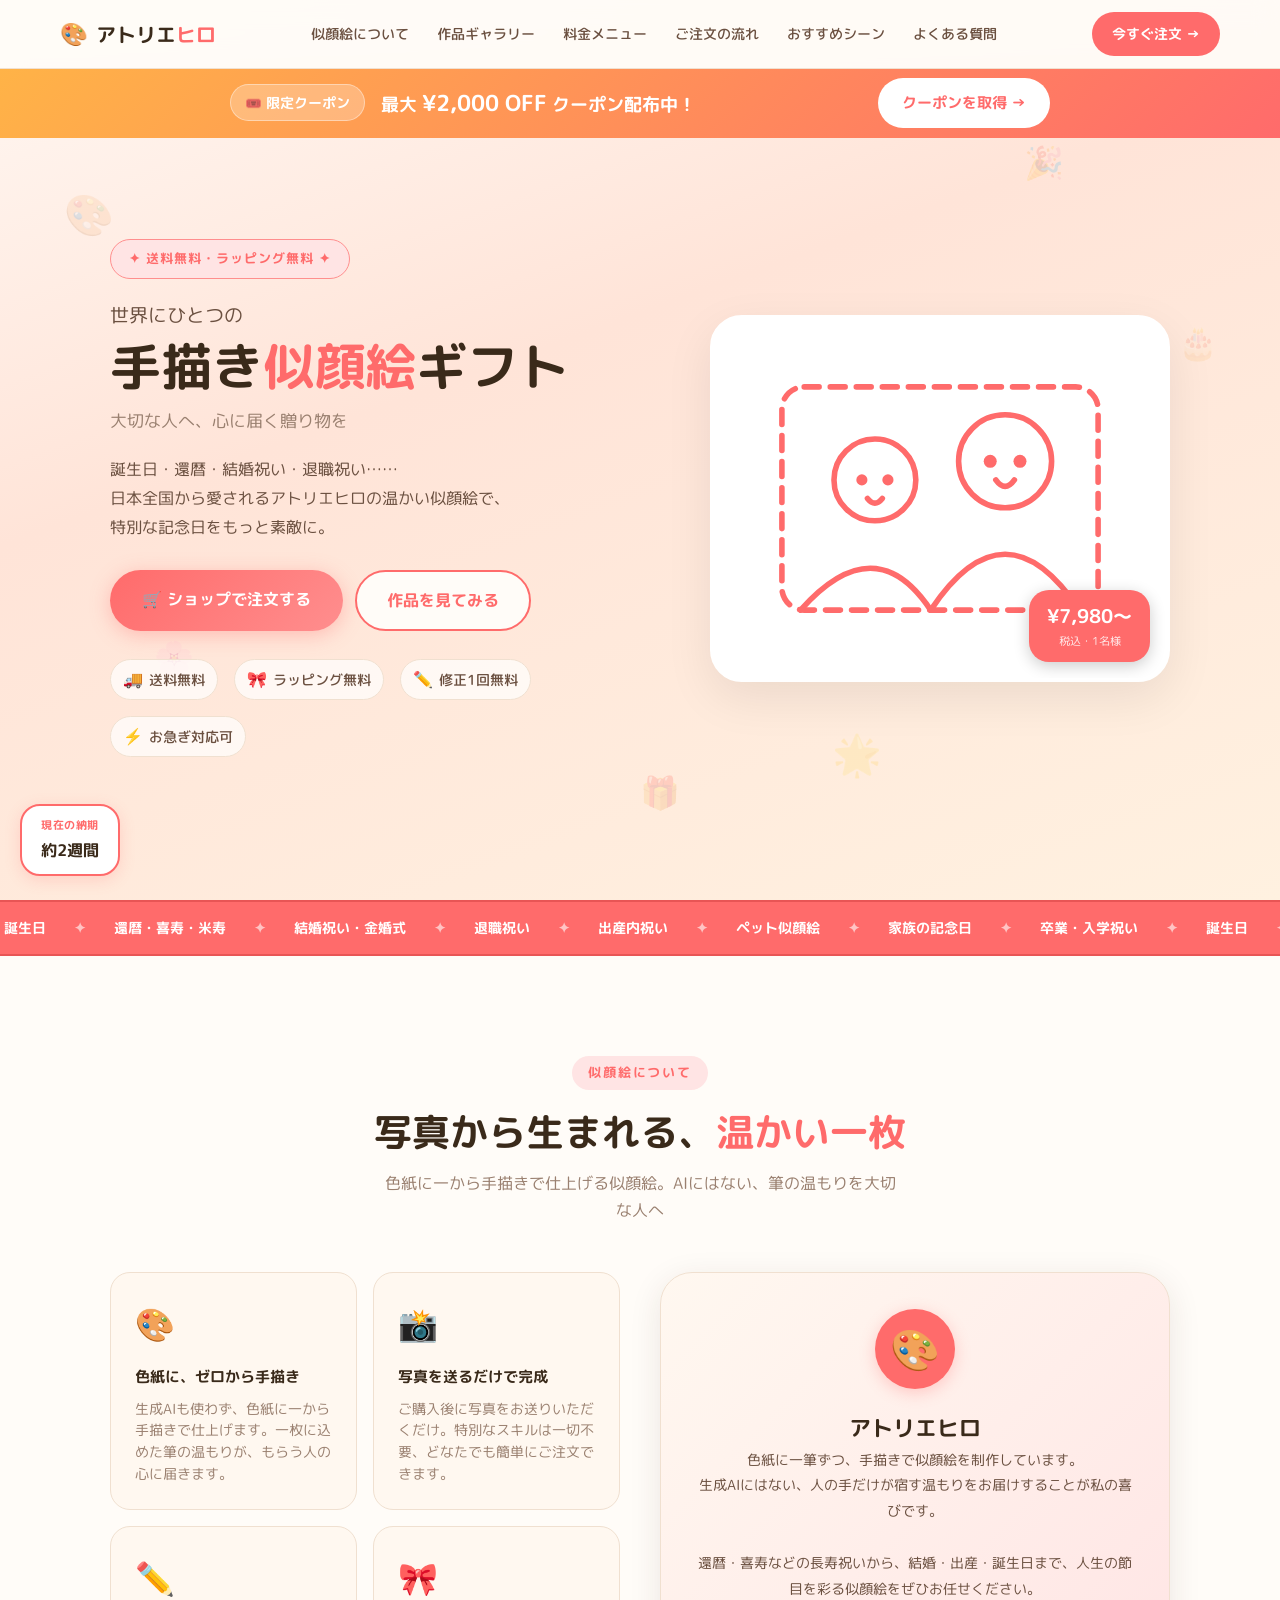
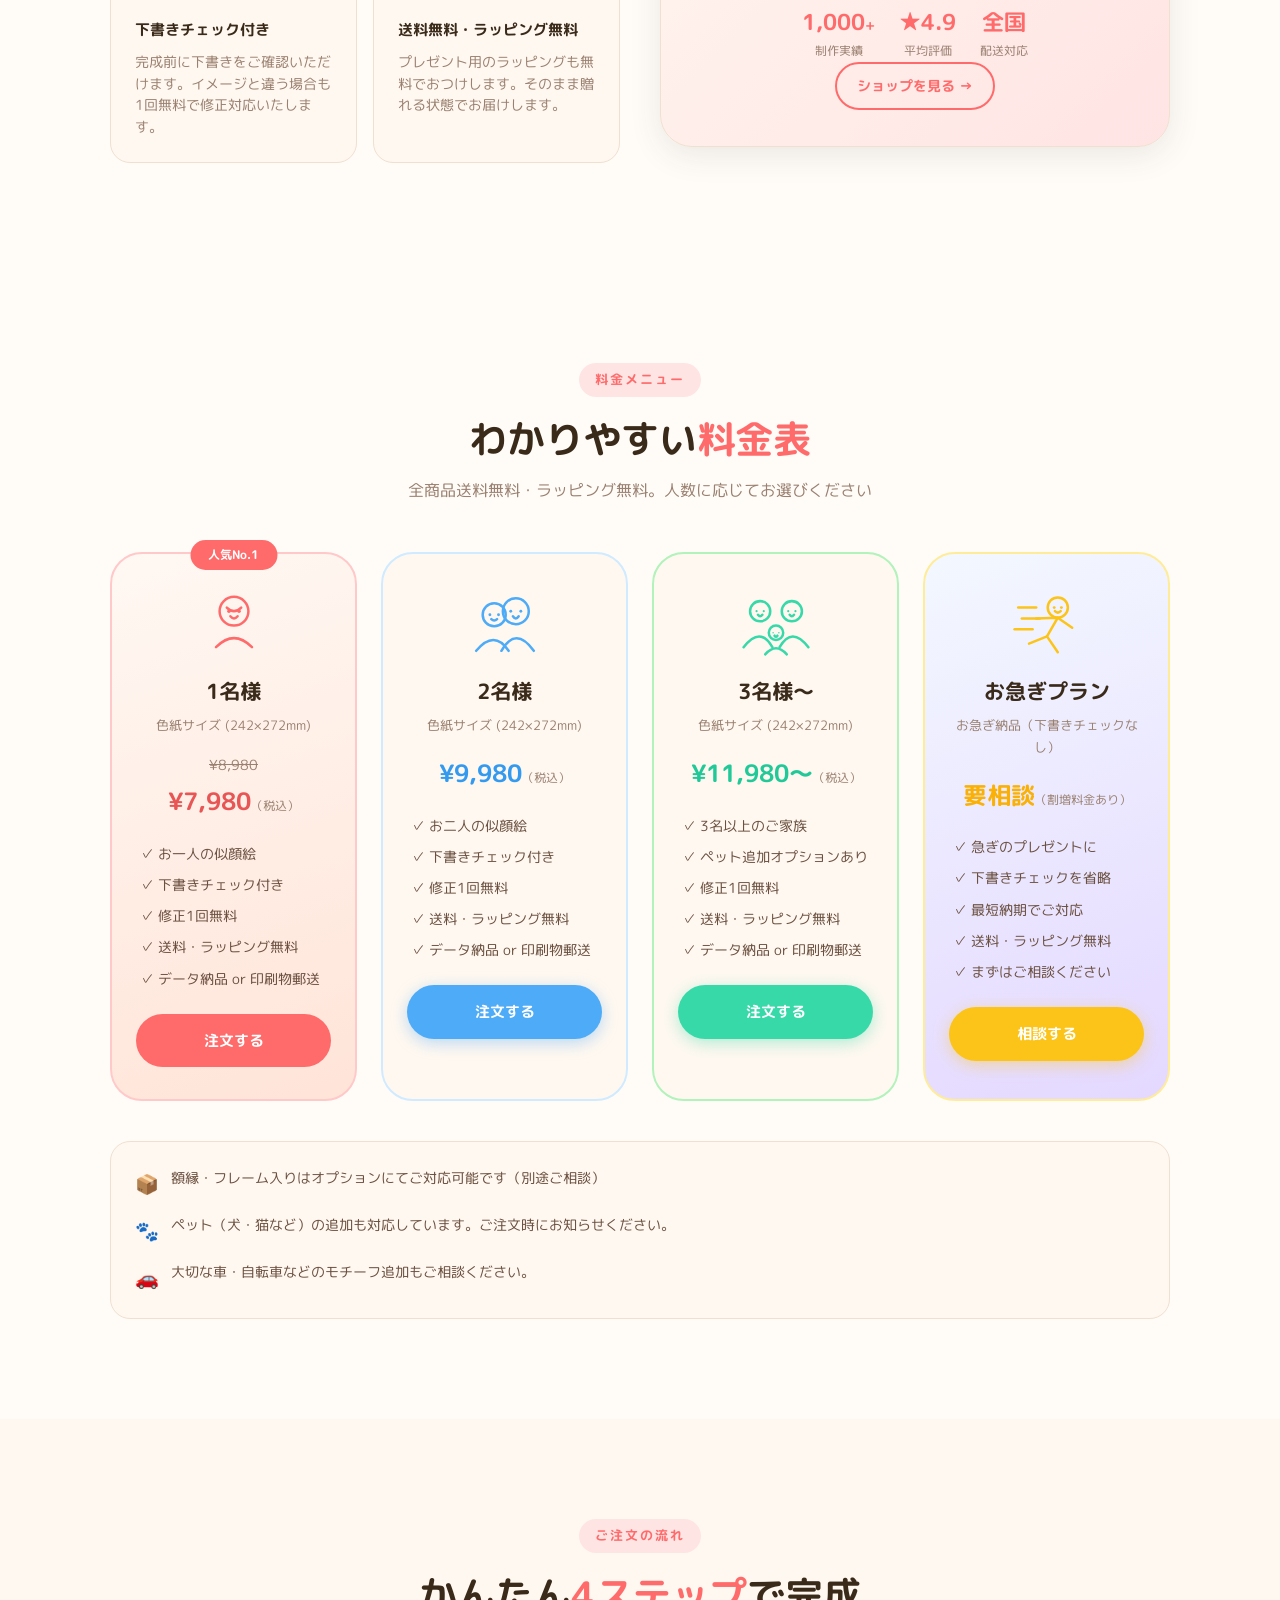
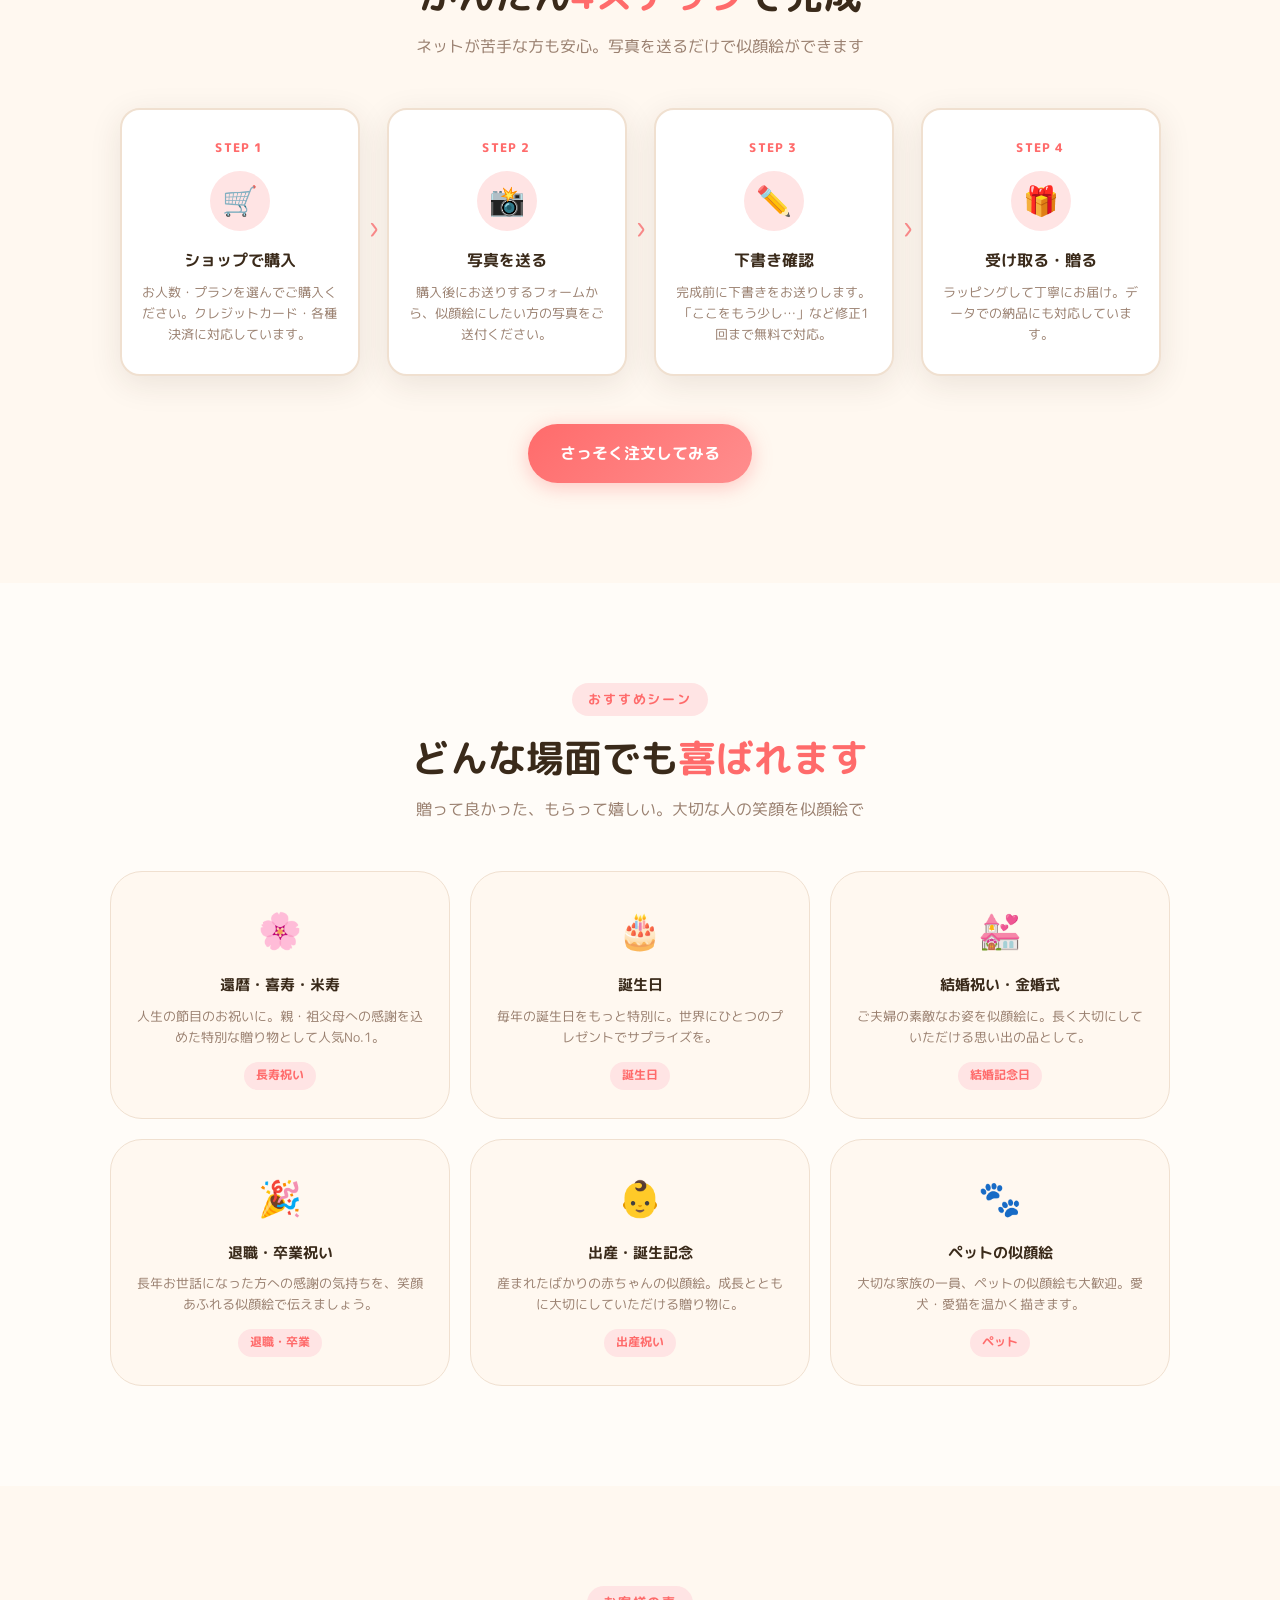
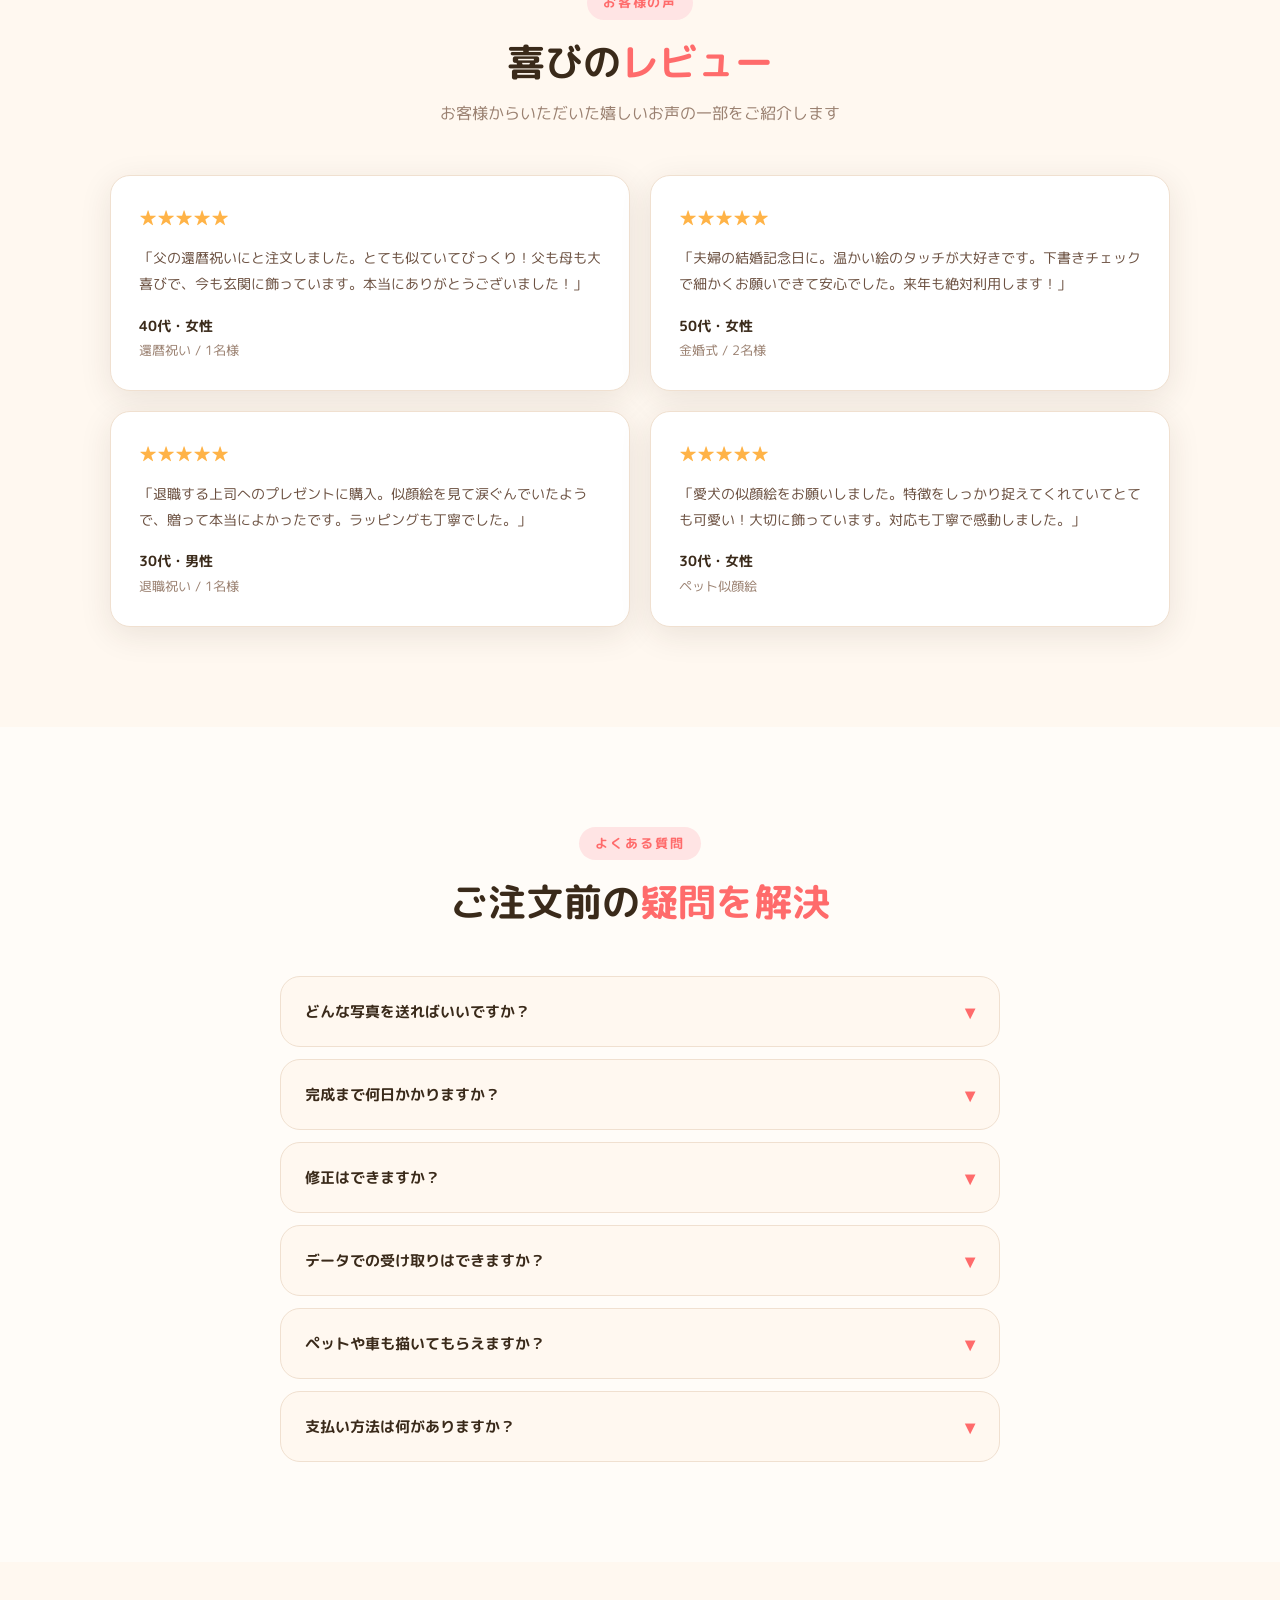
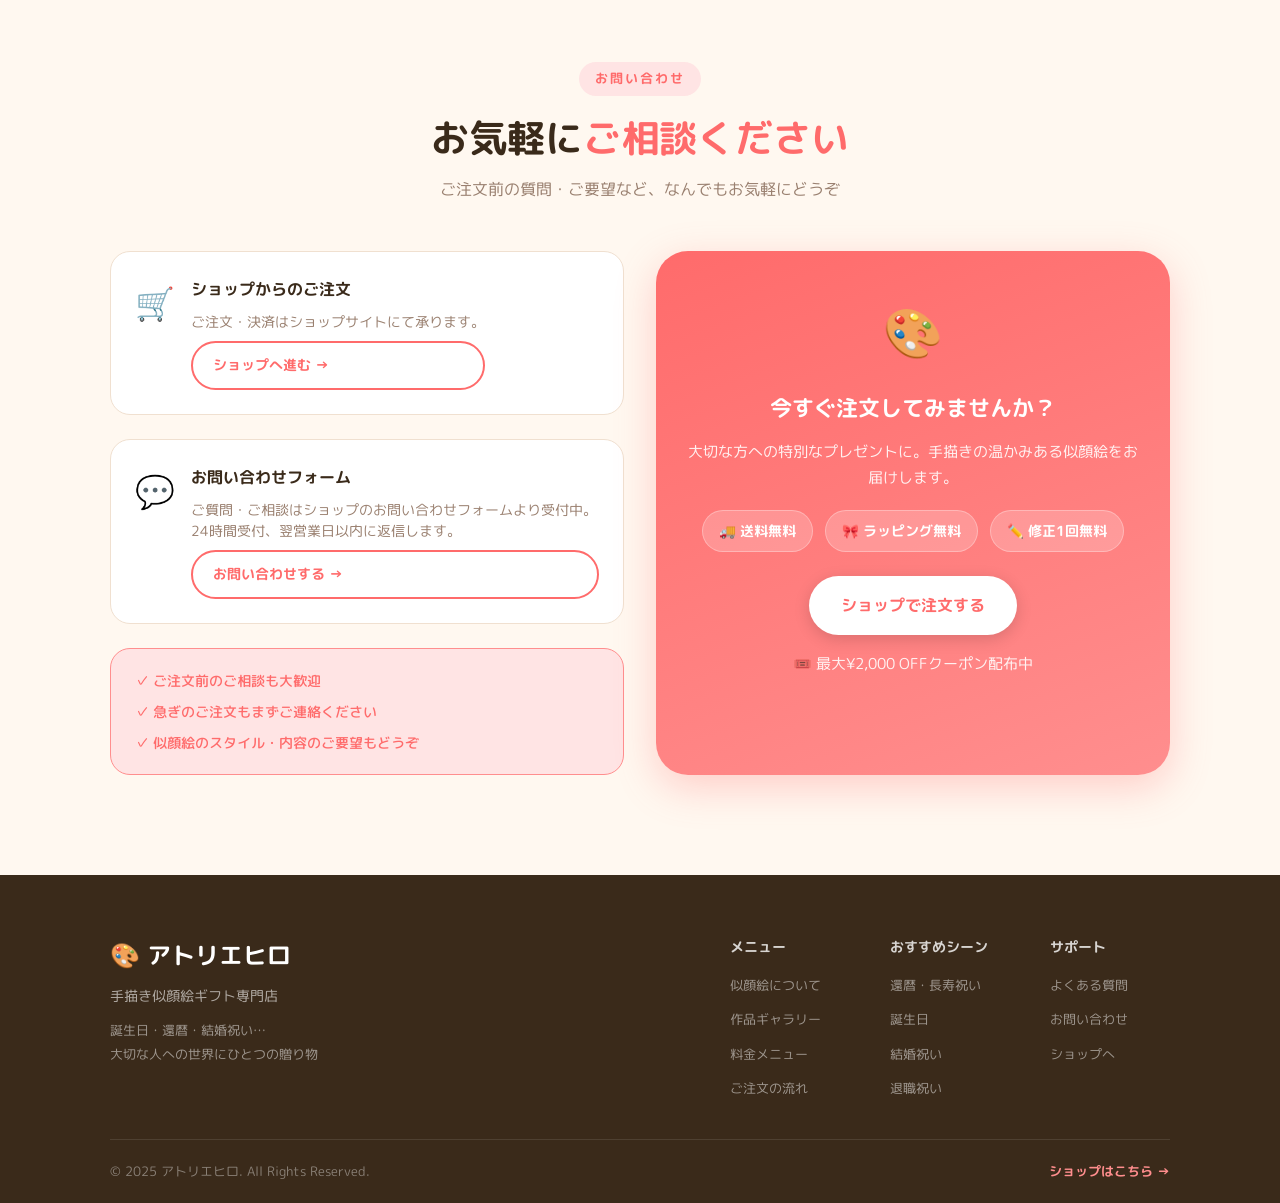
<file: index.html>
<!DOCTYPE html>
<html lang="ja">

<head>
    <meta charset="UTF-8" />
    <meta name="viewport" content="width=device-width, initial-scale=1.0" />
    <title>アトリエヒロ | 似顔絵ギフト専門店 — 誕生日・還暦・結婚祝いに</title>
    <meta name="description"
        content="アトリエヒロは、色紙に一から手描きで仕上げる似顔絵専門店です。生成AIにはない筆の温もりを込めたオーダーメイド作品を。誕生日・還暦・結婚祝い・退職祝いなど大切な方への贈り物に。送料無料・ラッピング無料。" />
    <meta name="keywords" content="似顔絵,ギフト,プレゼント,誕生日,還暦,結婚祝い,退職祝い,オーダーメイド,アトリエヒロ" />
    <link rel="preconnect" href="https://fonts.googleapis.com" />
    <link rel="preconnect" href="https://fonts.gstatic.com" crossorigin />
    <link
        href="https://fonts.googleapis.com/css2?family=M+PLUS+Rounded+1c:wght@300;400;500;700;800&display=swap"
        rel="stylesheet" />
    <link rel="stylesheet" href="style.css" />
</head>

<body>

    <!-- ===== LOADING ===== -->
    <div class="loading-screen" id="loadingScreen">
        <div class="loading-inner">
            <div class="loading-icon">🎨</div>
            <div class="loading-title">アトリエヒロ</div>
            <div class="loading-bar-wrap">
                <div class="loading-bar-fill" id="loadingFill"></div>
            </div>
        </div>
    </div>

    <!-- ===== HEADER ===== -->
    <header class="site-header" id="siteHeader">
        <div class="header-inner">
            <a href="#top" class="logo">
                <span class="logo-icon">🎨</span>
                <span class="logo-text">アトリエ<span class="logo-accent">ヒロ</span></span>
            </a>
            <nav class="nav-links" id="navLinks">
                <a href="#about" class="nav-link">似顔絵について</a>
                <a href="gallery.html" class="nav-link">作品ギャラリー</a>
                <a href="#menu" class="nav-link">料金メニュー</a>
                <a href="#flow" class="nav-link">ご注文の流れ</a>
                <a href="#occasions" class="nav-link">おすすめシーン</a>
                <a href="#faq" class="nav-link">よくある質問</a>
            </nav>
            <a href="https://atelierstore.theshop.jp/" class="header-order-btn" target="_blank" rel="noopener">
                今すぐ注文 →
            </a>
            <button class="hamburger" id="hamburger" aria-label="メニューを開く">
                <span></span><span></span><span></span>
            </button>
        </div>
    </header>

    <!-- ===== COUPON BANNER ===== -->
    <div class="coupon-banner">
        <div class="coupon-inner">
            <div class="coupon-left">
                <span class="coupon-tag">🎟️ 限定クーポン</span>
                <span class="coupon-text">最大 <strong>¥2,000 OFF</strong><span class="coupon-pc"> クーポン配布中！</span></span>
            </div>
            <a href="https://atelierstore.theshop.jp/" class="coupon-btn" target="_blank" rel="noopener">クーポンを取得 →</a>
        </div>
    </div>

    <!-- MOBILE MENU -->
    <div class="mobile-menu" id="mobileMenu">
        <button class="mobile-close" id="mobileClose" aria-label="メニューを閉じる">✕</button>
        <nav class="mobile-nav">
            <a href="#about" class="mobile-nav-link">似顔絵について</a>
            <a href="gallery.html" class="mobile-nav-link">作品ギャラリー</a>
            <a href="#menu" class="mobile-nav-link">料金メニュー</a>
            <a href="#flow" class="mobile-nav-link">ご注文の流れ</a>
            <a href="#occasions" class="mobile-nav-link">おすすめシーン</a>
            <a href="#faq" class="mobile-nav-link">よくある質問</a>
        </nav>
        <a href="https://atelierstore.theshop.jp/" class="mobile-order-btn" target="_blank">🛒 今すぐ注文する</a>
    </div>

    <!-- ===== HERO ===== -->
    <section class="hero" id="top">
        <div class="hero-bg-art" aria-hidden="true">
            <span class="bubble b1">🎨</span>
            <span class="bubble b2">🌸</span>
            <span class="bubble b3">🎉</span>
            <span class="bubble b4">⭐</span>
            <span class="bubble b5">🎁</span>
            <span class="bubble b6">💕</span>
            <span class="bubble b7">🌟</span>
            <span class="bubble b8">🎂</span>
        </div>
        <div class="hero-content">
            <div class="hero-badge animate-in" style="--delay:0.1s">✦ 送料無料・ラッピング無料 ✦</div>
            <h1 class="hero-title animate-in" style="--delay:0.2s">
                <span class="hero-title-sub">世界にひとつの</span>
                <span class="hero-title-main">手描き<em>似顔絵</em>ギフト</span>
                <span class="hero-title-tag">大切な人へ、心に届く贈り物を</span>
            </h1>
            <p class="hero-desc animate-in" style="--delay:0.35s">
                誕生日・還暦・結婚祝い・退職祝い……<br />
                日本全国から愛されるアトリエヒロの温かい似顔絵で、<br class="pc-only" />
                特別な記念日をもっと素敵に。
            </p>
            <div class="hero-ctas animate-in" style="--delay:0.45s">
                <a href="https://atelierstore.theshop.jp/" class="btn-main" target="_blank" rel="noopener">
                    🛒 ショップで注文する
                </a>
                <a href="gallery.html" class="btn-sub">作品を見てみる</a>
            </div>
            <div class="hero-trust animate-in" style="--delay:0.55s">
                <div class="trust-item">
                    <span class="trust-icon">🚚</span>
                    <span>送料無料</span>
                </div>
                <div class="trust-item">
                    <span class="trust-icon">🎀</span>
                    <span>ラッピング無料</span>
                </div>
                <div class="trust-item">
                    <span class="trust-icon">✏️</span>
                    <span>修正1回無料</span>
                </div>
                <div class="trust-item">
                    <span class="trust-icon">⚡</span>
                    <span>お急ぎ対応可</span>
                </div>
            </div>
        </div>
        <div class="hero-image animate-in" style="--delay:0.3s">
            <div class="hero-img-frame"
                style="background:#fff; border-radius:32px; padding:40px; box-shadow:0 16px 48px rgba(0,0,0,0.08); display:flex; align-items:center; justify-content:center; color:#FF6B6B;">
                <svg viewBox="0 0 200 150" class="line-art" style="width:100%; height:auto; stroke-width:3;">
                    <rect x="15" y="15" width="170" height="120" rx="12" stroke-dasharray="8 6" fill="none" />
                    <circle cx="65" cy="65" r="22" />
                    <path d="M 25 135 Q 65 90 95 135" />
                    <circle cx="58" cy="65" r="3" fill="currentColor" stroke="none" />
                    <circle cx="72" cy="65" r="3" fill="currentColor" stroke="none" />
                    <path d="M 61 75 Q 65 80 69 75" />
                    <circle cx="135" cy="55" r="25" />
                    <path d="M 95 135 Q 135 75 175 135" />
                    <circle cx="127" cy="55" r="3.5" fill="currentColor" stroke="none" />
                    <circle cx="143" cy="55" r="3.5" fill="currentColor" stroke="none" />
                    <path d="M 130 65 Q 135 72 140 65" />
                </svg>
                <div class="hero-img-badge">
                    <span class="badge-num">¥7,980〜</span>
                    <span class="badge-txt">税込・1名様</span>
                </div>
            </div>
        </div>
    </section>

    <!-- ===== SCROLL TICKER ===== -->
    <div class="ticker-wrap" aria-hidden="true">
        <div class="ticker-track">
            <span>誕生日</span><span class="sep">✦</span>
            <span>還暦・喜寿・米寿</span><span class="sep">✦</span>
            <span>結婚祝い・金婚式</span><span class="sep">✦</span>
            <span>退職祝い</span><span class="sep">✦</span>
            <span>出産内祝い</span><span class="sep">✦</span>
            <span>ペット似顔絵</span><span class="sep">✦</span>
            <span>家族の記念日</span><span class="sep">✦</span>
            <span>卒業・入学祝い</span><span class="sep">✦</span>
            <span>誕生日</span><span class="sep">✦</span>
            <span>還暦・喜寿・米寿</span><span class="sep">✦</span>
            <span>結婚祝い・金婚式</span><span class="sep">✦</span>
            <span>退職祝い</span><span class="sep">✦</span>
            <span>出産内祝い</span><span class="sep">✦</span>
            <span>ペット似顔絵</span><span class="sep">✦</span>
            <span>家族の記念日</span><span class="sep">✦</span>
            <span>卒業・入学祝い</span><span class="sep">✦</span>
        </div>
    </div>

    <!-- ===== ABOUT ===== -->
    <section class="about-section" id="about">
        <div class="container">
            <div class="section-header" data-reveal>
                <div class="section-label">似顔絵について</div>
                <h2 class="section-title">写真から生まれる、<br class="sp-br"><em>温かい一枚</em></h2>
                <p class="section-sub">色紙に一から手描きで仕上げる似顔絵。AIにはない、筆の温もりを大切な人へ</p>
            </div>
            <div class="about-grid">
                <div class="about-features" data-reveal>
                    <div class="feature-card">
                        <div class="feature-icon-wrap">🎨</div>
                        <h3>色紙に、ゼロから手描き</h3>
                        <p>生成AIも使わず、色紙に一から手描きで仕上げます。一枚に込めた筆の温もりが、もらう人の心に届きます。</p>
                    </div>
                    <div class="feature-card">
                        <div class="feature-icon-wrap">📸</div>
                        <h3>写真を送るだけで完成</h3>
                        <p>ご購入後に写真をお送りいただくだけ。特別なスキルは一切不要、どなたでも簡単にご注文できます。</p>
                    </div>
                    <div class="feature-card">
                        <div class="feature-icon-wrap">✏️</div>
                        <h3>下書きチェック付き</h3>
                        <p>完成前に下書きをご確認いただけます。イメージと違う場合も1回無料で修正対応いたします。</p>
                    </div>
                    <div class="feature-card">
                        <div class="feature-icon-wrap">🎀</div>
                        <h3>送料無料・ラッピング無料</h3>
                        <p>プレゼント用のラッピングも無料でおつけします。そのまま贈れる状態でお届けします。</p>
                    </div>
                </div>
                <div class="about-artist" data-reveal>
                    <div class="artist-card">
                        <div class="artist-avatar">🎨</div>
                        <div class="artist-info">
                            <h3 class="artist-name">アトリエヒロ</h3>
                            <p class="artist-desc">
                                色紙に一筆ずつ、手描きで似顔絵を制作しています。<br>
                                生成AIにはない、人の手だけが宿す温もりをお届けすることが私の喜びです。<br><br>
                                還暦・喜寿などの長寿祝いから、結婚・出産・誕生日まで、人生の節目を彩る似顔絵をぜひお任せください。
                            </p>
                            <div class="artist-stats">
                                <div class="astat">
                                    <span class="astat-n">1,000<small>+</small></span>
                                    <span class="astat-l">制作実績</span>
                                </div>
                                <div class="astat">
                                    <span class="astat-n">★4.9</span>
                                    <span class="astat-l">平均評価</span>
                                </div>
                                <div class="astat">
                                    <span class="astat-n">全国</span>
                                    <span class="astat-l">配送対応</span>
                                </div>
                            </div>
                            <a href="https://atelierstore.theshop.jp/" class="btn-outline" target="_blank"
                                rel="noopener">ショップを見る →</a>
                        </div>
                    </div>
                </div>
            </div>
        </div>
    </section>


    <!-- ===== IMAGE TICKER ===== -->
    <div class="image-ticker-wrap" id="imageTicker">
        <div class="image-ticker-track" id="imageTickerTrack"></div>
    </div>

    <!-- ===== MENU / PRICING ===== -->
    <section class="menu-section" id="menu">
        <div class="container">
            <div class="section-header" data-reveal>
                <div class="section-label">料金メニュー</div>
                <h2 class="section-title">わかりやすい<em>料金表</em></h2>
                <p class="section-sub">全商品送料無料・ラッピング無料。人数に応じてお選びください</p>
            </div>

            <div class="menu-grid" data-reveal>

                <div class="menu-card menu-card--popular menu-card--1">
                    <div class="menu-pop-badge">人気No.1</div>
                    <div class="menu-icon">
                        <svg viewBox="0 0 100 100" class="line-art">
                            <circle cx="50" cy="35" r="20" />
                            <path d="M 25 85 Q 50 60 75 85" />
                            <path d="M 40 30 Q 50 40 60 30" />
                            <circle cx="43" cy="35" r="2.5" fill="currentColor" stroke="none" />
                            <circle cx="57" cy="35" r="2.5" fill="currentColor" stroke="none" />
                            <path d="M 45 42 Q 50 48 55 42" />
                        </svg>
                    </div>
                    <h3 class="menu-title">1名様</h3>
                    <div class="menu-size">色紙サイズ (242×272mm)</div>
                    <div class="menu-price">
                        <span class="menu-price-regular">¥8,980</span>
                        <span class="menu-price-sale">¥7,980<small>（税込）</small></span>
                    </div>
                    <ul class="menu-list">
                        <li>✓ お一人の似顔絵</li>
                        <li>✓ 下書きチェック付き</li>
                        <li>✓ 修正1回無料</li>
                        <li>✓ 送料・ラッピング無料</li>
                        <li>✓ データ納品 or 印刷物郵送</li>
                    </ul>
                    <a href="https://atelierstore.theshop.jp/" class="btn-menu-order" target="_blank"
                        rel="noopener">注文する</a>
                </div>

                <div class="menu-card menu-card--2">
                    <div class="menu-icon">
                        <svg viewBox="0 0 100 100" class="line-art">
                            <circle cx="35" cy="40" r="16" />
                            <path d="M 10 90 Q 35 60 55 90" />
                            <circle cx="29" cy="40" r="2" fill="currentColor" stroke="none" />
                            <circle cx="41" cy="40" r="2" fill="currentColor" stroke="none" />
                            <path d="M 31 46 Q 35 50 39 46" />
                            <circle cx="65" cy="35" r="18" />
                            <path d="M 45 90 Q 65 55 90 90" />
                            <circle cx="58" cy="35" r="2" fill="currentColor" stroke="none" />
                            <circle cx="72" cy="35" r="2" fill="currentColor" stroke="none" />
                            <path d="M 61 42 Q 65 48 69 42" />
                        </svg>
                    </div>
                    <h3 class="menu-title">2名様</h3>
                    <div class="menu-size">色紙サイズ (242×272mm)</div>
                    <div class="menu-price">
                        <span class="menu-price-sale">¥9,980<small>（税込）</small></span>
                    </div>
                    <ul class="menu-list">
                        <li>✓ お二人の似顔絵</li>
                        <li>✓ 下書きチェック付き</li>
                        <li>✓ 修正1回無料</li>
                        <li>✓ 送料・ラッピング無料</li>
                        <li>✓ データ納品 or 印刷物郵送</li>
                    </ul>
                    <a href="https://atelierstore.theshop.jp/" class="btn-menu-order" target="_blank"
                        rel="noopener">注文する</a>
                </div>

                <div class="menu-card menu-card--3">
                    <div class="menu-icon">
                        <svg viewBox="0 0 100 100" class="line-art">
                            <circle cx="28" cy="35" r="14" />
                            <path d="M 5 85 Q 28 55 45 85" />
                            <circle cx="23" cy="35" r="1.5" fill="currentColor" stroke="none" />
                            <circle cx="33" cy="35" r="1.5" fill="currentColor" stroke="none" />
                            <path d="M 25 40 Q 28 44 31 40" />
                            <circle cx="72" cy="35" r="14" />
                            <path d="M 55 85 Q 72 55 95 85" />
                            <circle cx="67" cy="35" r="1.5" fill="currentColor" stroke="none" />
                            <circle cx="77" cy="35" r="1.5" fill="currentColor" stroke="none" />
                            <path d="M 69 40 Q 72 44 75 40" />
                            <circle cx="50" cy="65" r="10" />
                            <path d="M 35 95 Q 50 78 65 95" />
                            <circle cx="46" cy="65" r="1" fill="currentColor" stroke="none" />
                            <circle cx="54" cy="65" r="1" fill="currentColor" stroke="none" />
                            <path d="M 48 69 Q 50 72 52 69" />
                        </svg>
                    </div>
                    <h3 class="menu-title">3名様〜</h3>
                    <div class="menu-size">色紙サイズ (242×272mm)</div>
                    <div class="menu-price">
                        <span class="menu-price-sale">¥11,980〜<small>（税込）</small></span>
                    </div>
                    <ul class="menu-list">
                        <li>✓ 3名以上のご家族</li>
                        <li>✓ ペット追加オプションあり</li>
                        <li>✓ 修正1回無料</li>
                        <li>✓ 送料・ラッピング無料</li>
                        <li>✓ データ納品 or 印刷物郵送</li>
                    </ul>
                    <a href="https://atelierstore.theshop.jp/" class="btn-menu-order" target="_blank"
                        rel="noopener">注文する</a>
                </div>

                <div class="menu-card menu-card--special menu-card--4">
                    <div class="menu-icon">
                        <svg viewBox="0 0 100 100" class="line-art">
                            <circle cx="65" cy="30" r="14" />
                            <circle cx="60" cy="30" r="2" fill="currentColor" stroke="none" />
                            <circle cx="70" cy="30" r="2" fill="currentColor" stroke="none" />
                            <path d="M 61 35 Q 65 39 69 35" />
                            <path d="M 65 44 L 50 70 L 65 92" />
                            <path d="M 50 70 L 25 80" />
                            <path d="M 35 45 L 65 44 L 85 58" />
                            <path d="M 10 30 L 35 30" />
                            <path d="M 15 45 L 40 45" />
                            <path d="M 5 60 L 30 60" />
                        </svg>
                    </div>
                    <h3 class="menu-title">お急ぎプラン</h3>
                    <div class="menu-size">お急ぎ納品（下書きチェックなし）</div>
                    <div class="menu-price">
                        <span class="menu-price-sale">要相談<small>（割増料金あり）</small></span>
                    </div>
                    <ul class="menu-list">
                        <li>✓ 急ぎのプレゼントに</li>
                        <li>✓ 下書きチェックを省略</li>
                        <li>✓ 最短納期でご対応</li>
                        <li>✓ 送料・ラッピング無料</li>
                        <li>✓ まずはご相談ください</li>
                    </ul>
                    <a href="#contact" class="btn-menu-order">相談する</a>
                </div>

            </div>

            <div class="menu-note" data-reveal>
                <div class="note-item">
                    <span class="note-icon">📦</span>
                    <span>額縁・フレーム入りはオプションにてご対応可能です（別途ご相談）</span>
                </div>
                <div class="note-item">
                    <span class="note-icon">🐾</span>
                    <span>ペット（犬・猫など）の追加も対応しています。ご注文時にお知らせください。</span>
                </div>
                <div class="note-item">
                    <span class="note-icon">🚗</span>
                    <span>大切な車・自転車などのモチーフ追加もご相談ください。</span>
                </div>
            </div>

        </div>
    </section>

    <!-- ===== FLOW ===== -->
    <section class="flow-section" id="flow">
        <div class="container">
            <div class="section-header" data-reveal>
                <div class="section-label">ご注文の流れ</div>
                <h2 class="section-title">かんたん<em>4ステップ</em>で完成</h2>
                <p class="section-sub">ネットが苦手な方も安心。写真を送るだけで似顔絵ができます</p>
            </div>
            <div class="flow-steps">
                <div class="flow-step" data-reveal>
                    <div class="flow-num">STEP 1</div>
                    <div class="flow-icon-wrap">🛒</div>
                    <h3>ショップで購入</h3>
                    <p>お人数・プランを選んでご購入ください。クレジットカード・各種決済に対応しています。</p>
                </div>
                <div class="flow-arrow" aria-hidden="true">›</div>
                <div class="flow-step" data-reveal>
                    <div class="flow-num">STEP 2</div>
                    <div class="flow-icon-wrap">📸</div>
                    <h3>写真を送る</h3>
                    <p>購入後にお送りするフォームから、似顔絵にしたい方の写真をご送付ください。</p>
                </div>
                <div class="flow-arrow" aria-hidden="true">›</div>
                <div class="flow-step" data-reveal>
                    <div class="flow-num">STEP 3</div>
                    <div class="flow-icon-wrap">✏️</div>
                    <h3>下書き確認</h3>
                    <p>完成前に下書きをお送りします。「ここをもう少し…」など修正1回まで無料で対応。</p>
                </div>
                <div class="flow-arrow" aria-hidden="true">›</div>
                <div class="flow-step" data-reveal>
                    <div class="flow-num">STEP 4</div>
                    <div class="flow-icon-wrap">🎁</div>
                    <h3>受け取る・贈る</h3>
                    <p>ラッピングして丁寧にお届け。データでの納品にも対応しています。</p>
                </div>
            </div>
            <div class="flow-cta" data-reveal>
                <a href="https://atelierstore.theshop.jp/" class="btn-main" target="_blank"
                    rel="noopener">さっそく注文してみる</a>
            </div>
        </div>
    </section>

    <!-- ===== OCCASIONS ===== -->
    <section class="occasions-section" id="occasions">
        <div class="container">
            <div class="section-header" data-reveal>
                <div class="section-label">おすすめシーン</div>
                <h2 class="section-title">どんな場面でも<em>喜ばれます</em></h2>
                <p class="section-sub">贈って良かった、もらって嬉しい。大切な人の笑顔を似顔絵で</p>
            </div>
            <div class="occasions-grid">
                <div class="occasion-card" data-reveal>
                    <div class="occ-emoji">🌸</div>
                    <h3>還暦・喜寿・米寿</h3>
                    <p>人生の節目のお祝いに。親・祖父母への感謝を込めた特別な贈り物として人気No.1。</p>
                    <span class="occ-tag">長寿祝い</span>
                </div>
                <div class="occasion-card" data-reveal>
                    <div class="occ-emoji">🎂</div>
                    <h3>誕生日</h3>
                    <p>毎年の誕生日をもっと特別に。世界にひとつのプレゼントでサプライズを。</p>
                    <span class="occ-tag">誕生日</span>
                </div>
                <div class="occasion-card" data-reveal>
                    <div class="occ-emoji">💒</div>
                    <h3>結婚祝い・金婚式</h3>
                    <p>ご夫婦の素敵なお姿を似顔絵に。長く大切にしていただける思い出の品として。</p>
                    <span class="occ-tag">結婚記念日</span>
                </div>
                <div class="occasion-card" data-reveal>
                    <div class="occ-emoji">🎉</div>
                    <h3>退職・卒業祝い</h3>
                    <p>長年お世話になった方への感謝の気持ちを、笑顔あふれる似顔絵で伝えましょう。</p>
                    <span class="occ-tag">退職・卒業</span>
                </div>
                <div class="occasion-card" data-reveal>
                    <div class="occ-emoji">👶</div>
                    <h3>出産・誕生記念</h3>
                    <p>産まれたばかりの赤ちゃんの似顔絵。成長とともに大切にしていただける贈り物に。</p>
                    <span class="occ-tag">出産祝い</span>
                </div>
                <div class="occasion-card" data-reveal>
                    <div class="occ-emoji">🐾</div>
                    <h3>ペットの似顔絵</h3>
                    <p>大切な家族の一員、ペットの似顔絵も大歓迎。愛犬・愛猫を温かく描きます。</p>
                    <span class="occ-tag">ペット</span>
                </div>
            </div>
        </div>
    </section>

    <!-- ===== TESTIMONIALS ===== -->
    <section class="reviews-section" id="reviews">
        <div class="container">
            <div class="section-header" data-reveal>
                <div class="section-label">お客様の声</div>
                <h2 class="section-title">喜びの<em>レビュー</em></h2>
                <p class="section-sub">お客様からいただいた嬉しいお声の一部をご紹介します</p>
            </div>
            <div class="reviews-grid">
                <div class="review-card" data-reveal>
                    <div class="review-stars">★★★★★</div>
                    <p class="review-text">「父の還暦祝いにと注文しました。とても似ていてびっくり！父も母も大喜びで、今も玄関に飾っています。本当にありがとうございました！」</p>
                    <div class="review-meta">
                        <strong>40代・女性</strong>
                        <span>還暦祝い / 1名様</span>
                    </div>
                </div>
                <div class="review-card" data-reveal>
                    <div class="review-stars">★★★★★</div>
                    <p class="review-text">「夫婦の結婚記念日に。温かい絵のタッチが大好きです。下書きチェックで細かくお願いできて安心でした。来年も絶対利用します！」</p>
                    <div class="review-meta">
                        <strong>50代・女性</strong>
                        <span>金婚式 / 2名様</span>
                    </div>
                </div>
                <div class="review-card" data-reveal>
                    <div class="review-stars">★★★★★</div>
                    <p class="review-text">「退職する上司へのプレゼントに購入。似顔絵を見て涙ぐんでいたようで、贈って本当によかったです。ラッピングも丁寧でした。」</p>
                    <div class="review-meta">
                        <strong>30代・男性</strong>
                        <span>退職祝い / 1名様</span>
                    </div>
                </div>
                <div class="review-card" data-reveal>
                    <div class="review-stars">★★★★★</div>
                    <p class="review-text">「愛犬の似顔絵をお願いしました。特徴をしっかり捉えてくれていてとても可愛い！大切に飾っています。対応も丁寧で感動しました。」</p>
                    <div class="review-meta">
                        <strong>30代・女性</strong>
                        <span>ペット似顔絵</span>
                    </div>
                </div>
            </div>
        </div>
    </section>

    <!-- ===== FAQ ===== -->
    <section class="faq-section" id="faq">
        <div class="container">
            <div class="section-header" data-reveal>
                <div class="section-label">よくある質問</div>
                <h2 class="section-title">ご注文前の<em>疑問を解決</em></h2>
            </div>
            <div class="faq-list" data-reveal>

                <div class="faq-item" id="faqItem1">
                    <button class="faq-question" aria-expanded="false" aria-controls="faqAns1"
                        onclick="toggleFAQ('faqItem1')">
                        <span>どんな写真を送ればいいですか？</span>
                        <span class="faq-arrow">▾</span>
                    </button>
                    <div class="faq-answer" id="faqAns1">
                        顔がはっきり写っている写真をご送付ください。スマートフォンで撮影した写真で構いません。複数枚あるとより似せやすくなります。帽子などで顔が隠れている写真はご遠慮ください。
                    </div>
                </div>

                <div class="faq-item" id="faqItem2">
                    <button class="faq-question" aria-expanded="false" aria-controls="faqAns2"
                        onclick="toggleFAQ('faqItem2')">
                        <span>完成まで何日かかりますか？</span>
                        <span class="faq-arrow">▾</span>
                    </button>
                    <div class="faq-answer" id="faqAns2">
                        写真をお送りいただいてから、通常7〜14日程度で納品いたします（込み具合により前後します）。お急ぎプランもございますので、お急ぎの方はご相談ください。
                    </div>
                </div>

                <div class="faq-item" id="faqItem3">
                    <button class="faq-question" aria-expanded="false" aria-controls="faqAns3"
                        onclick="toggleFAQ('faqItem3')">
                        <span>修正はできますか？</span>
                        <span class="faq-arrow">▾</span>
                    </button>
                    <div class="faq-answer" id="faqAns3">
                        はい、下書き段階で1回まで無料で修正いたします。「もう少し笑顔にして」「眼鏡の形を変えて」など、お気軽にお申し付けください。
                    </div>
                </div>

                <div class="faq-item" id="faqItem4">
                    <button class="faq-question" aria-expanded="false" aria-controls="faqAns4"
                        onclick="toggleFAQ('faqItem4')">
                        <span>データでの受け取りはできますか？</span>
                        <span class="faq-arrow">▾</span>
                    </button>
                    <div class="faq-answer" id="faqAns4">
                        はい、デジタルデータ（JPEGまたはPNG）での納品も可能です。印刷物（色紙）の郵送との組み合わせもお選びいただけます。
                    </div>
                </div>

                <div class="faq-item" id="faqItem5">
                    <button class="faq-question" aria-expanded="false" aria-controls="faqAns5"
                        onclick="toggleFAQ('faqItem5')">
                        <span>ペットや車も描いてもらえますか？</span>
                        <span class="faq-arrow">▾</span>
                    </button>
                    <div class="faq-answer" id="faqAns5">
                        はい、大切なペット（犬・猫など）や思い出の車・自転車なども描くことが可能です。ご注文時またはお問い合わせ時にお知らせください。追加料金については内容によりご相談させていただきます。
                    </div>
                </div>

                <div class="faq-item" id="faqItem6">
                    <button class="faq-question" aria-expanded="false" aria-controls="faqAns6"
                        onclick="toggleFAQ('faqItem6')">
                        <span>支払い方法は何がありますか？</span>
                        <span class="faq-arrow">▾</span>
                    </button>
                    <div class="faq-answer" id="faqAns6">
                        クレジットカード（VISA・Mastercard・JCB・AMEX）、PayPay、コンビニ決済、銀行振込など、各種お支払い方法に対応しております。ショップページにてご確認ください。
                    </div>
                </div>

            </div>
        </div>
    </section>

    <!-- ===== CONTACT ===== -->
    <section class="contact-section" id="contact">
        <div class="container">
            <div class="section-header" data-reveal>
                <div class="section-label">お問い合わせ</div>
                <h2 class="section-title">お気軽に<em>ご相談ください</em></h2>
                <p class="section-sub">ご注文前の質問・ご要望など、なんでもお気軽にどうぞ</p>
            </div>
            <div class="contact-grid" data-reveal>
                <div class="contact-info">
                    <div class="contact-method">
                        <div class="cm-icon">🛒</div>
                        <div class="cm-text">
                            <strong>ショップからのご注文</strong>
                            <p>ご注文・決済はショップサイトにて承ります。</p>
                            <a href="https://atelierstore.theshop.jp/" class="btn-outline" target="_blank"
                                rel="noopener">ショップへ進む →</a>
                        </div>
                    </div>
                    <div class="contact-method">
                        <div class="cm-icon">💬</div>
                        <div class="cm-text">
                            <strong>お問い合わせフォーム</strong>
                            <p>ご質問・ご相談はショップのお問い合わせフォームより受付中。24時間受付、翌営業日以内に返信します。</p>
                            <a href="https://atelierstore.theshop.jp/contact" class="btn-outline" target="_blank"
                                rel="noopener">お問い合わせする →</a>
                        </div>
                    </div>
                    <div class="contact-info-note">
                        <p>✓ ご注文前のご相談も大歓迎</p>
                        <p>✓ 急ぎのご注文もまずご連絡ください</p>
                        <p>✓ 似顔絵のスタイル・内容のご要望もどうぞ</p>
                    </div>
                </div>
                <div class="contact-cta-box">
                    <div class="ctabox-icon">🎨</div>
                    <h3>今すぐ注文してみませんか？</h3>
                    <p>大切な方への特別なプレゼントに。手描きの温かみある似顔絵をお届けします。</p>
                    <div class="ctabox-perks">
                        <span>🚚 送料無料</span>
                        <span>🎀 ラッピング無料</span>
                        <span>✏️ 修正1回無料</span>
                    </div>
                    <a href="https://atelierstore.theshop.jp/" class="btn-main" target="_blank"
                        rel="noopener">ショップで注文する</a>
                    <p class="ctabox-coupon">🎟️ 最大¥2,000 OFFクーポン配布中</p>
                </div>
            </div>
        </div>
    </section>

    <!-- ===== FOOTER ===== -->
    <footer class="site-footer">
        <div class="footer-inner">
            <div class="footer-top">
                <div class="footer-brand">
                    <div class="footer-logo">🎨 アトリエヒロ</div>
                    <p class="footer-catch">手描き似顔絵ギフト専門店</p>
                    <p class="footer-desc">誕生日・還暦・結婚祝い…<br />大切な人への世界にひとつの贈り物</p>
                </div>
                <div class="footer-links">
                    <div class="footer-col">
                        <h4>メニュー</h4>
                        <a href="#about">似顔絵について</a>
                        <a href="gallery.html">作品ギャラリー</a>
                        <a href="#menu">料金メニュー</a>
                        <a href="#flow">ご注文の流れ</a>
                    </div>
                    <div class="footer-col">
                        <h4>おすすめシーン</h4>
                        <a href="#occasions">還暦・長寿祝い</a>
                        <a href="#occasions">誕生日</a>
                        <a href="#occasions">結婚祝い</a>
                        <a href="#occasions">退職祝い</a>
                    </div>
                    <div class="footer-col">
                        <h4>サポート</h4>
                        <a href="#faq">よくある質問</a>
                        <a href="https://atelierstore.theshop.jp/contact" target="_blank">お問い合わせ</a>
                        <a href="https://atelierstore.theshop.jp/" target="_blank">ショップへ</a>
                    </div>
                </div>
            </div>
            <div class="footer-divider"></div>
            <div class="footer-bottom">
                <p>© 2025 アトリエヒロ. All Rights Reserved.</p>
                <a href="https://atelierstore.theshop.jp/" target="_blank" class="footer-shop-link">ショップはこちら →</a>
            </div>
        </div>
    </footer>

    <!-- BACK TO TOP -->
    <button class="back-to-top" id="backToTop" aria-label="ページトップへ戻る">▲</button>

    <!-- DELIVERY BADGE -->
    <div class="delivery-badge" id="deliveryBadge">
        <div class="delivery-info">
            <span class="delivery-label">現在の納期</span>
            <span class="delivery-date" id="deliveryDate">読込中…</span>
        </div>
        <a href="https://atelierstore.theshop.jp/" class="delivery-order-btn" target="_blank" rel="noopener">注文はこちら</a>
    </div>

    <script src="delivery.js"></script>
    <script src="script.js"></script>
</body>

</html>
</file>
<file: style.css>
/* ============================================================
   ATELIER HIRO — CARICATURE GIFT SHOP
   Style: Warm, Cute, Accessible, Modern
   ============================================================ */

/* ── RESET & BASE ─────────────────────────────────── */
*,
*::before,
*::after {
    box-sizing: border-box;
    margin: 0;
    padding: 0;
}

:root {
    --coral: #FF6B6B;
    --coral-lt: #FF8E8E;
    --coral-dk: #E85555;
    --peach: #FFB347;
    --peach-lt: #FFD08A;
    --cream: #FFF8F0;
    --warm-white: #FFFCF8;
    --soft-pink: #FFE4E4;
    --lavender: #F3E8FF;
    --mint: #E8FFF3;
    --text: #3A2A1A;
    --text-mid: #6B5040;
    --text-lt: #9A8070;
    --border: #F0E0D0;
    --shadow-warm: 0 4px 24px rgba(255, 107, 107, 0.12);
    --shadow-card: 0 8px 32px rgba(58, 42, 26, 0.10);
    --radius-sm: 12px;
    --radius-md: 20px;
    --radius-lg: 32px;
    --radius-pill: 100px;
    font-size: 16px;
}

html {
    scroll-behavior: smooth;
}

body {
    font-family: 'M PLUS Rounded 1c', sans-serif;
    background: var(--warm-white);
    color: var(--text);
    line-height: 1.7;
    overflow-x: hidden;
}

img {
    display: block;
    max-width: 100%;
    height: auto;
}

a {
    text-decoration: none;
    color: inherit;
}

button {
    font-family: inherit;
    cursor: pointer;
    border: none;
    background: none;
}

.container {
    max-width: 1100px;
    margin: 0 auto;
    padding: 0 20px;
}

.pc-only {
    display: none;
}

@media (min-width: 768px) {
    .pc-only {
        display: inline;
    }
}

/* ── LOADING SCREEN ──────────────────────────────── */
.loading-screen {
    position: fixed;
    inset: 0;
    z-index: 9999;
    background: var(--cream);
    display: flex;
    align-items: center;
    justify-content: center;
    transition: opacity 0.6s ease, visibility 0.6s ease;
}

.loading-screen.hidden {
    opacity: 0;
    visibility: hidden;
    pointer-events: none;
}

.loading-inner {
    text-align: center;
}

.loading-icon {
    font-size: 3rem;
    animation: spin 1.5s linear infinite;
    margin-bottom: 0.5rem;
}

@keyframes spin {
    from {
        transform: rotate(0deg);
    }

    to {
        transform: rotate(360deg);
    }
}

.loading-title {
    font-size: 1.8rem;
    font-weight: 700;
    color: var(--coral);
    font-family: 'M PLUS Rounded 1c', sans-serif;
    margin-bottom: 1rem;
}

.loading-bar-wrap {
    width: 200px;
    height: 6px;
    background: var(--border);
    border-radius: 99px;
    overflow: hidden;
    margin: 0 auto;
}

.loading-bar-fill {
    height: 100%;
    width: 0;
    background: linear-gradient(90deg, var(--coral), var(--peach));
    border-radius: 99px;
    transition: width 0.05s linear;
}

/* ── HEADER ──────────────────────────────────────── */
.site-header {
    position: fixed;
    top: 0;
    left: 0;
    right: 0;
    z-index: 100;
    background: rgba(255, 252, 248, 0.92);
    backdrop-filter: blur(12px);
    border-bottom: 1px solid var(--border);
    transition: box-shadow 0.3s;
}

.site-header.scrolled {
    box-shadow: 0 2px 20px rgba(255, 107, 107, 0.15);
}

.header-inner {
    max-width: 1200px;
    margin: 0 auto;
    padding: 0 20px;
    height: 68px;
    display: flex;
    align-items: center;
    gap: 24px;
}

.logo {
    display: flex;
    align-items: center;
    gap: 8px;
    flex-shrink: 0;
}

.logo-icon {
    font-size: 1.4rem;
}

.logo-text {
    font-family: 'M PLUS Rounded 1c', sans-serif;
    font-size: 1.25rem;
    font-weight: 600;
    color: var(--text);
}

.logo-accent {
    color: var(--coral);
}

.nav-links {
    display: none;
}

@media (min-width: 1060px) {
    .nav-links {
        display: flex;
        gap: 4px;
        flex: 1;
        justify-content: center;
    }
}

.nav-link {
    font-size: 0.85rem;
    font-weight: 500;
    color: var(--text-mid);
    padding: 8px 12px;
    border-radius: var(--radius-pill);
    transition: background 0.2s, color 0.2s;
}

.nav-link:hover {
    background: var(--soft-pink);
    color: var(--coral);
}

.header-order-btn {
    display: none;
    background: var(--coral);
    color: #fff;
    font-size: 0.9rem;
    font-weight: 700;
    padding: 10px 20px;
    border-radius: var(--radius-pill);
    flex-shrink: 0;
    transition: background 0.2s, transform 0.2s;
}

.header-order-btn:hover {
    background: var(--coral-dk);
    transform: scale(1.03);
}

@media (min-width: 768px) {
    .header-order-btn {
        display: inline-block;
    }
}

.hamburger {
    display: flex;
    flex-direction: column;
    justify-content: center;
    gap: 5px;
    width: 40px;
    height: 40px;
    padding: 8px;
    border-radius: 8px;
    margin-left: auto;
    transition: background 0.2s;
}

.hamburger:hover {
    background: var(--soft-pink);
}

.hamburger span {
    display: block;
    height: 2px;
    background: var(--text);
    border-radius: 99px;
    transition: all 0.3s;
}

.hamburger.open span:nth-child(1) {
    transform: translateY(7px) rotate(45deg);
}

.hamburger.open span:nth-child(2) {
    opacity: 0;
}

.hamburger.open span:nth-child(3) {
    transform: translateY(-7px) rotate(-45deg);
}

@media (min-width: 1060px) {
    .hamburger {
        display: none;
    }
}

/* ── MOBILE MENU ─────────────────────────────────── */
.mobile-menu {
    position: fixed;
    inset: 0;
    z-index: 101;
    background: var(--cream);
    padding: 100px 32px 40px;
    display: flex;
    flex-direction: column;
    gap: 32px;
    transform: translateX(100%);
    transition: transform 0.35s cubic-bezier(0.4, 0, 0.2, 1);
}

.mobile-menu.open {
    transform: translateX(0);
}

.mobile-close {
    position: absolute;
    top: 20px;
    right: 20px;
    font-size: 1.5rem;
    color: var(--text-mid);
    width: 44px;
    height: 44px;
    display: flex;
    align-items: center;
    justify-content: center;
    border-radius: 50%;
    transition: background 0.2s;
}

.mobile-close:hover {
    background: var(--soft-pink);
}

.mobile-nav {
    display: flex;
    flex-direction: column;
    gap: 4px;
}

.mobile-nav-link {
    font-size: 1.2rem;
    font-weight: 500;
    color: var(--text);
    padding: 14px 16px;
    border-radius: var(--radius-sm);
    border-bottom: 1px solid var(--border);
    transition: background 0.2s, color 0.2s;
}

.mobile-nav-link:hover {
    background: var(--soft-pink);
    color: var(--coral);
}

.mobile-order-btn {
    display: block;
    text-align: center;
    background: var(--coral);
    color: #fff;
    font-size: 1.1rem;
    font-weight: 700;
    padding: 18px 24px;
    border-radius: var(--radius-md);
    transition: background 0.2s, transform 0.2s;
}

.mobile-order-btn:hover {
    background: var(--coral-dk);
    transform: scale(1.02);
}

/* ── ANIMATION HELPERS ───────────────────────────── */
.animate-in {
    opacity: 0;
    transform: translateY(24px);
    animation: fadeUp 0.7s ease forwards;
    animation-delay: var(--delay, 0s);
}

@keyframes fadeUp {
    to {
        opacity: 1;
        transform: translateY(0);
    }
}

[data-reveal] {
    opacity: 0;
    transform: translateY(32px);
    transition: opacity 0.7s ease, transform 0.7s ease;
}

[data-reveal].revealed {
    opacity: 1;
    transform: translateY(0);
}

/* ── BUTTONS ─────────────────────────────────────── */
.btn-main {
    display: inline-block;
    background: linear-gradient(135deg, var(--coral) 0%, var(--coral-lt) 100%);
    color: #fff;
    font-size: 1rem;
    font-weight: 700;
    padding: 16px 32px;
    border-radius: var(--radius-pill);
    box-shadow: 0 4px 20px rgba(255, 107, 107, 0.35);
    transition: transform 0.2s, box-shadow 0.2s;
}

.btn-main:hover {
    transform: translateY(-3px);
    box-shadow: 0 8px 28px rgba(255, 107, 107, 0.45);
}

.btn-main:active {
    transform: translateY(0);
}

.btn-sub {
    display: inline-block;
    background: var(--warm-white);
    color: var(--coral);
    font-size: 1rem;
    font-weight: 600;
    padding: 15px 30px;
    border-radius: var(--radius-pill);
    border: 2px solid var(--coral);
    transition: background 0.2s, transform 0.2s;
}

.btn-sub:hover {
    background: var(--soft-pink);
    transform: translateY(-2px);
}

.btn-outline {
    display: inline-block;
    color: var(--coral);
    font-size: 0.9rem;
    font-weight: 600;
    padding: 10px 20px;
    border-radius: var(--radius-pill);
    border: 2px solid var(--coral);
    transition: background 0.2s;
}

.btn-outline:hover {
    background: var(--soft-pink);
}

/* ── SECTION HEADERS ─────────────────────────────── */
.section-header {
    text-align: center;
    margin-bottom: 48px;
}

.section-label {
    display: inline-block;
    font-size: 0.8rem;
    font-weight: 700;
    letter-spacing: 0.15em;
    color: var(--coral);
    text-transform: uppercase;
    background: var(--soft-pink);
    padding: 6px 16px;
    border-radius: var(--radius-pill);
    margin-bottom: 16px;
}

.section-title {
    font-family: 'M PLUS Rounded 1c', sans-serif;
    font-size: clamp(1.6rem, 4vw, 2.4rem);
    font-weight: 600;
    color: var(--text);
    line-height: 1.35;
    margin-bottom: 12px;
}

.section-title em {
    color: var(--coral);
    font-style: normal;
}

.section-sub {
    font-size: 1rem;
    color: var(--text-lt);
    max-width: 520px;
    margin: 0 auto;
}

/* ── HERO ────────────────────────────────────────── */
.hero {
    min-height: 100svh;
    padding: 156px 20px 60px;
    background: linear-gradient(160deg, #fff8f3 0%, #ffe4d8 40%, #fff1e0 100%);
    display: flex;
    align-items: center;
    justify-content: center;
    gap: 40px;
    flex-wrap: wrap;
    position: relative;
    overflow: hidden;
}

.hero-bg-art {
    position: absolute;
    inset: 0;
    pointer-events: none;
}

.bubble {
    position: absolute;
    font-size: 2rem;
    animation: floatBubble linear infinite;
    opacity: 0.15;
}

.b1 {
    left: 5%;
    top: 20%;
    font-size: 2.5rem;
    animation-duration: 8s;
    animation-delay: 0s;
}

.b2 {
    left: 12%;
    top: 70%;
    animation-duration: 10s;
    animation-delay: 1s;
}

.b3 {
    left: 80%;
    top: 15%;
    animation-duration: 9s;
    animation-delay: 2s;
}

.b4 {
    left: 88%;
    top: 60%;
    animation-duration: 7s;
    animation-delay: 0.5s;
}

.b5 {
    left: 50%;
    top: 85%;
    animation-duration: 11s;
    animation-delay: 3s;
}

.b6 {
    left: 30%;
    top: 10%;
    animation-duration: 8.5s;
    animation-delay: 1.5s;
}

.b7 {
    left: 65%;
    top: 80%;
    font-size: 2.5rem;
    animation-duration: 9.5s;
    animation-delay: 0.8s;
}

.b8 {
    left: 92%;
    top: 35%;
    animation-duration: 7.5s;
    animation-delay: 2.5s;
}

@keyframes floatBubble {
    0% {
        transform: translateY(0) rotate(0deg);
        opacity: 0.12;
    }

    50% {
        opacity: 0.2;
    }

    100% {
        transform: translateY(-40px) rotate(15deg);
        opacity: 0.12;
    }
}

.hero-content {
    flex: 1;
    min-width: 280px;
    max-width: 560px;
    position: relative;
    z-index: 1;
}

.hero-badge {
    display: inline-block;
    background: var(--soft-pink);
    color: var(--coral);
    font-size: 0.8rem;
    font-weight: 700;
    letter-spacing: 0.08em;
    padding: 8px 18px;
    border-radius: var(--radius-pill);
    margin-bottom: 20px;
    border: 1px solid var(--coral-lt);
}

.hero-title {
    margin-bottom: 20px;
}

.hero-title-sub {
    display: block;
    font-size: clamp(1rem, 2.5vw, 1.2rem);
    color: var(--text-mid);
    font-weight: 400;
    margin-bottom: 4px;
}

.hero-title-main {
    display: block;
    font-family: 'M PLUS Rounded 1c', sans-serif;
    font-size: clamp(2rem, 6vw, 3.2rem);
    font-weight: 600;
    line-height: 1.2;
    color: var(--text);
}

.hero-title-main em {
    color: var(--coral);
    font-style: normal;
}

.hero-title-tag {
    display: block;
    font-size: clamp(0.9rem, 2vw, 1.05rem);
    color: var(--text-lt);
    margin-top: 10px;
    font-weight: 400;
}

.hero-desc {
    font-size: 1rem;
    color: var(--text-mid);
    line-height: 1.8;
    margin-bottom: 28px;
}

.hero-ctas {
    display: flex;
    gap: 12px;
    flex-wrap: wrap;
    margin-bottom: 28px;
}

.hero-trust {
    display: flex;
    gap: 16px;
    flex-wrap: wrap;
}

.trust-item {
    display: flex;
    align-items: center;
    gap: 6px;
    font-size: 0.85rem;
    color: var(--text-mid);
    font-weight: 500;
    background: rgba(255, 255, 255, 0.7);
    padding: 6px 12px;
    border-radius: var(--radius-pill);
    border: 1px solid var(--border);
}

.trust-icon {
    font-size: 1rem;
}

.hero-image {
    flex: 1;
    min-width: 260px;
    max-width: 460px;
    position: relative;
    z-index: 1;
}

.hero-img-frame {
    position: relative;
    border-radius: var(--radius-lg);
    overflow: hidden;
    box-shadow: 0 16px 48px rgba(255, 107, 107, 0.2);
    border: 4px solid #fff;
}

.hero-img {
    width: 100%;
    aspect-ratio: 4/3;
    object-fit: cover;
}

.hero-img-badge {
    position: absolute;
    bottom: 16px;
    right: 16px;
    background: var(--coral);
    color: #fff;
    padding: 10px 18px;
    border-radius: var(--radius-md);
    text-align: center;
    box-shadow: 0 4px 16px rgba(0, 0, 0, 0.2);
}

.badge-num {
    display: block;
    font-size: 1.2rem;
    font-weight: 700;
}

.badge-txt {
    display: block;
    font-size: 0.7rem;
    opacity: 0.85;
}

/* ── TICKER / SCROLL BANNER ──────────────────────── */
.ticker-wrap {
    background: var(--coral);
    padding: 14px 0;
    overflow: hidden;
    border-top: 2px solid var(--coral-dk);
    border-bottom: 2px solid var(--coral-dk);
}

.ticker-track {
    display: flex;
    gap: 20px;
    width: max-content;
    animation: ticker 20s linear infinite;
}

.ticker-track span {
    font-size: 0.9rem;
    font-weight: 600;
    color: #fff;
    white-space: nowrap;
    padding: 0 4px;
}

.ticker-track .sep {
    opacity: 0.6;
}

@keyframes ticker {
    from {
        transform: translateX(0);
    }

    to {
        transform: translateX(-50%);
    }
}

/* ── ABOUT ───────────────────────────────────────── */
.about-section {
    padding: 100px 0;
    background: var(--warm-white);
}

.about-grid {
    display: grid;
    grid-template-columns: 1fr;
    gap: 40px;
}

@media (min-width: 900px) {
    .about-grid {
        grid-template-columns: 1fr 1fr;
        align-items: start;
    }
}

.about-features {
    display: grid;
    grid-template-columns: 1fr 1fr;
    gap: 16px;
}

.feature-card {
    background: var(--cream);
    border-radius: var(--radius-md);
    padding: 24px;
    border: 1px solid var(--border);
    transition: transform 0.2s, box-shadow 0.2s;
}

.feature-card:hover {
    transform: translateY(-4px);
    box-shadow: var(--shadow-warm);
}

.feature-icon-wrap {
    font-size: 2rem;
    margin-bottom: 12px;
}

.feature-card h3 {
    font-size: 0.95rem;
    font-weight: 700;
    color: var(--text);
    margin-bottom: 8px;
}

.feature-card p {
    font-size: 0.85rem;
    color: var(--text-lt);
    line-height: 1.6;
}

.artist-card {
    background: linear-gradient(135deg, var(--cream), var(--soft-pink));
    border-radius: var(--radius-lg);
    padding: 36px;
    border: 1px solid var(--border);
    box-shadow: var(--shadow-card);
    display: flex;
    flex-direction: column;
    align-items: center;
    text-align: center;
    gap: 20px;
}

.artist-avatar {
    width: 80px;
    height: 80px;
    border-radius: 50%;
    background: var(--coral);
    font-size: 2.5rem;
    display: flex;
    align-items: center;
    justify-content: center;
    box-shadow: 0 4px 16px rgba(255, 107, 107, 0.3);
}

.artist-name {
    font-family: 'M PLUS Rounded 1c', sans-serif;
    font-size: 1.4rem;
    font-weight: 600;
    color: var(--text);
}

.artist-desc {
    font-size: 0.9rem;
    color: var(--text-mid);
    line-height: 1.8;
}

.artist-stats {
    display: flex;
    gap: 24px;
    justify-content: center;
    flex-wrap: wrap;
}

.astat {
    text-align: center;
}

.astat-n {
    display: block;
    font-size: 1.4rem;
    font-weight: 700;
    color: var(--coral);
}

.astat-n small {
    font-size: 0.9rem;
}

.astat-l {
    display: block;
    font-size: 0.75rem;
    color: var(--text-lt);
}

/* ── GALLERY / SAMPLES ───────────────────────────── */
.samples-section {
    padding: 100px 0;
    background: var(--cream);
    overflow: hidden;
}

.gallery-scroll-wrap {
    position: relative;
    overflow-x: auto;
    margin: 0 -20px;
    padding: 16px 0;
    scrollbar-width: none;
    scroll-snap-type: x mandatory;
    -webkit-overflow-scrolling: touch;
}

.gallery-scroll-wrap::-webkit-scrollbar {
    display: none;
}

.gallery-scroll {
    display: flex;
    gap: 20px;
    padding: 8px 40px;
    width: max-content;
    margin: 0 auto;
}

.gallery-card {
    flex: 0 0 280px;
    scroll-snap-align: start;
    border-radius: var(--radius-md);
    overflow: hidden;
    box-shadow: var(--shadow-card);
    position: relative;
    border: 3px solid #fff;
    transition: transform 0.3s, box-shadow 0.3s;
    cursor: pointer;
}

.gallery-card:hover {
    transform: scale(1.03) translateY(-4px);
    box-shadow: 0 16px 40px rgba(255, 107, 107, 0.2);
}

.gallery-card img {
    width: 100%;
    aspect-ratio: 3/4;
    object-fit: cover;
}

.gallery-tag {
    position: absolute;
    bottom: 12px;
    left: 12px;
    background: rgba(255, 255, 255, 0.9);
    color: var(--coral);
    font-size: 0.78rem;
    font-weight: 700;
    padding: 6px 14px;
    border-radius: var(--radius-pill);
    backdrop-filter: blur(4px);
}

.gallery-cta {
    text-align: center;
    margin-top: 40px;
    padding: 0 20px;
}

.gallery-cta p {
    color: var(--text-lt);
    margin-bottom: 16px;
}

/* ── IMAGE TICKER ────────────────────────────────── */
.image-ticker-wrap {
    overflow: hidden;
    background: var(--cream);
    padding: 20px 0;
    border-top: 1px solid var(--border);
    border-bottom: 1px solid var(--border);
}

.image-ticker-track {
    display: flex;
    gap: 12px;
    width: max-content;
    animation: imageTicker 20s linear infinite;
}

.image-ticker-track img {
    width: 120px;
    height: 120px;
    object-fit: cover;
    border-radius: var(--radius-sm);
    flex-shrink: 0;
    border: 2px solid #fff;
    box-shadow: var(--shadow-card);
}

@keyframes imageTicker {
    from { transform: translateX(0); }
    to   { transform: translateX(-50%); }
}

/* ── MENU / PRICING ──────────────────────────────── */
.menu-section {
    padding: 100px 0;
    background: var(--warm-white);
}

.menu-grid {
    display: grid;
    grid-template-columns: 1fr;
    gap: 24px;
    margin-bottom: 40px;
}

@media (min-width: 640px) {
    .menu-grid {
        grid-template-columns: 1fr 1fr;
    }
}

@media (min-width: 1000px) {
    .menu-grid {
        grid-template-columns: repeat(4, 1fr);
    }
}

.menu-card {
    background: var(--cream);
    border-radius: var(--radius-lg);
    padding: 32px 24px;
    border: 2px solid var(--border);
    text-align: center;
    position: relative;
    transition: transform 0.25s, box-shadow 0.25s;
}

.menu-card:hover {
    transform: translateY(-6px);
    box-shadow: var(--shadow-card);
}

.menu-card--popular {
    background: linear-gradient(160deg, #fff8f3, #ffe4d8);
    border-color: var(--coral-lt);
}

.menu-card--special {
    background: linear-gradient(160deg, #f3f8ff, #e4d8ff);
    border-color: #c4a8ff;
}

.menu-pop-badge {
    position: absolute;
    top: -14px;
    left: 50%;
    transform: translateX(-50%);
    background: var(--coral);
    color: #fff;
    font-size: 0.75rem;
    font-weight: 700;
    padding: 5px 18px;
    border-radius: var(--radius-pill);
    white-space: nowrap;
}

.menu-icon {
    font-size: 2.5rem;
    margin-bottom: 12px;
}

.menu-title {
    font-family: 'M PLUS Rounded 1c', sans-serif;
    font-size: 1.3rem;
    font-weight: 600;
    color: var(--text);
    margin-bottom: 6px;
}

.menu-size {
    font-size: 0.8rem;
    color: var(--text-lt);
    margin-bottom: 16px;
}

.menu-price {
    margin-bottom: 20px;
}

.menu-price-regular {
    display: block;
    font-size: 0.9rem;
    color: var(--text-lt);
    text-decoration: line-through;
    margin-bottom: 4px;
}

.menu-price-sale {
    font-size: 1.5rem;
    font-weight: 700;
    color: var(--coral);
}

.menu-price-sale small {
    font-size: 0.75rem;
    font-weight: 400;
    color: var(--text-lt);
}

.menu-list {
    list-style: none;
    text-align: left;
    margin-bottom: 24px;
    display: flex;
    flex-direction: column;
    gap: 8px;
}

.menu-list li {
    font-size: 0.85rem;
    color: var(--text-mid);
    padding-left: 4px;
}

.btn-menu-order {
    display: block;
    width: 100%;
    background: var(--coral);
    color: #fff;
    font-size: 0.95rem;
    font-weight: 700;
    padding: 14px;
    border-radius: var(--radius-pill);
    text-align: center;
    transition: background 0.2s, transform 0.2s;
}

.btn-menu-order:hover {
    background: var(--coral-dk);
    transform: scale(1.03);
}

.menu-card--special .btn-menu-order {
    background: #7c4dff;
}

.menu-card--special .btn-menu-order:hover {
    background: #6633ff;
}

.menu-note {
    background: var(--cream);
    border-radius: var(--radius-md);
    padding: 24px;
    border: 1px solid var(--border);
    display: flex;
    flex-direction: column;
    gap: 12px;
}

.note-item {
    display: flex;
    align-items: flex-start;
    gap: 12px;
    font-size: 0.9rem;
    color: var(--text-mid);
}

.note-icon {
    font-size: 1.2rem;
    flex-shrink: 0;
    margin-top: 2px;
}

/* ── COUPON BANNER ───────────────────────────────── */
.coupon-banner {
    position: fixed;
    top: 68px;
    left: 0;
    right: 0;
    z-index: 97;
    background: linear-gradient(135deg, var(--peach), var(--coral));
    padding: 10px 20px;
    margin: 0;
}

.coupon-inner {
    max-width: 820px;
    margin: 0 auto;
    display: flex;
    align-items: center;
    justify-content: space-between;
    gap: 16px;
    flex-wrap: wrap;
}

.coupon-left {
    display: flex;
    align-items: center;
    gap: 16px;
    flex-wrap: wrap;
}

.coupon-tag {
    background: rgba(255, 255, 255, 0.25);
    color: #fff;
    font-size: 0.85rem;
    font-weight: 700;
    padding: 6px 14px;
    border-radius: var(--radius-pill);
    border: 1px solid rgba(255, 255, 255, 0.4);
}

.coupon-text {
    font-size: 1.1rem;
    font-weight: 700;
    color: #fff;
}

.coupon-text strong {
    font-size: 1.4rem;
}

.coupon-btn {
    background: #fff;
    color: var(--coral);
    font-size: 0.95rem;
    font-weight: 700;
    padding: 12px 24px;
    border-radius: var(--radius-pill);
    transition: transform 0.2s, box-shadow 0.2s;
    flex-shrink: 0;
}

.coupon-btn:hover {
    transform: scale(1.04);
    box-shadow: 0 4px 16px rgba(0, 0, 0, 0.15);
}

/* ── FLOW SECTION ────────────────────────────────── */
.flow-section {
    padding: 100px 0;
    background: var(--cream);
}

.flow-steps {
    display: flex;
    align-items: flex-start;
    gap: 8px;
    flex-wrap: wrap;
    justify-content: center;
    margin-bottom: 48px;
}

.flow-step {
    flex: 1;
    min-width: 200px;
    max-width: 240px;
    background: #fff;
    border-radius: var(--radius-md);
    padding: 28px 20px;
    text-align: center;
    border: 2px solid var(--border);
    box-shadow: var(--shadow-card);
    transition: transform 0.2s, box-shadow 0.2s;
}

.flow-step:hover {
    transform: translateY(-4px);
    box-shadow: var(--shadow-warm);
}

.flow-num {
    font-size: 0.75rem;
    font-weight: 800;
    color: var(--coral);
    letter-spacing: 0.1em;
    margin-bottom: 12px;
}

.flow-icon-wrap {
    width: 60px;
    height: 60px;
    border-radius: 50%;
    background: var(--soft-pink);
    font-size: 1.8rem;
    display: flex;
    align-items: center;
    justify-content: center;
    margin: 0 auto 16px;
}

.flow-step h3 {
    font-size: 1rem;
    font-weight: 700;
    color: var(--text);
    margin-bottom: 8px;
}

.flow-step p {
    font-size: 0.83rem;
    color: var(--text-lt);
    line-height: 1.6;
}

.flow-arrow {
    font-size: 2rem;
    color: var(--coral-lt);
    align-self: center;
    flex-shrink: 0;
    margin-top: -30px;
}

@media (max-width: 640px) {
    .flow-arrow {
        display: none;
    }
}

.flow-cta {
    text-align: center;
}

/* ── OCCASIONS ───────────────────────────────────── */
.occasions-section {
    padding: 100px 0;
    background: var(--warm-white);
}

.occasions-grid {
    display: grid;
    grid-template-columns: 1fr 1fr;
    gap: 20px;
}

@media (min-width: 768px) {
    .occasions-grid {
        grid-template-columns: repeat(3, 1fr);
    }
}

.occasion-card {
    background: var(--cream);
    border-radius: var(--radius-lg);
    padding: 28px 20px;
    text-align: center;
    border: 1px solid var(--border);
    transition: transform 0.25s, box-shadow 0.25s;
}

.occasion-card:hover {
    transform: translateY(-6px);
    box-shadow: var(--shadow-warm);
}

.occ-emoji {
    font-size: 2.2rem;
    margin-bottom: 12px;
}

.occasion-card h3 {
    font-size: 0.95rem;
    font-weight: 700;
    color: var(--text);
    margin-bottom: 8px;
}

.occasion-card p {
    font-size: 0.82rem;
    color: var(--text-lt);
    line-height: 1.6;
    margin-bottom: 12px;
}

.occ-tag {
    display: inline-block;
    background: var(--soft-pink);
    color: var(--coral);
    font-size: 0.72rem;
    font-weight: 700;
    padding: 4px 12px;
    border-radius: var(--radius-pill);
}

/* ── REVIEWS ─────────────────────────────────────── */
.reviews-section {
    padding: 100px 0;
    background: var(--cream);
}

.reviews-grid {
    display: grid;
    grid-template-columns: 1fr;
    gap: 20px;
}

@media (min-width: 640px) {
    .reviews-grid {
        grid-template-columns: 1fr 1fr;
    }
}

.review-card {
    background: #fff;
    border-radius: var(--radius-md);
    padding: 28px;
    border: 1px solid var(--border);
    box-shadow: var(--shadow-card);
    transition: transform 0.2s;
}

.review-card:hover {
    transform: translateY(-4px);
}

.review-stars {
    color: var(--peach);
    font-size: 1.1rem;
    margin-bottom: 12px;
}

.review-text {
    font-size: 0.9rem;
    color: var(--text-mid);
    line-height: 1.8;
    margin-bottom: 16px;
}

.review-meta {
    display: flex;
    flex-direction: column;
    gap: 2px;
}

.review-meta strong {
    font-size: 0.9rem;
    color: var(--text);
}

.review-meta span {
    font-size: 0.8rem;
    color: var(--text-lt);
}

/* ── FAQ ─────────────────────────────────────────── */
.faq-section {
    padding: 100px 0;
    background: var(--warm-white);
}

.faq-list {
    max-width: 720px;
    margin: 0 auto;
    display: flex;
    flex-direction: column;
    gap: 12px;
}

.faq-item {
    background: var(--cream);
    border-radius: var(--radius-md);
    border: 1px solid var(--border);
    overflow: hidden;
}

.faq-question {
    display: flex;
    align-items: center;
    justify-content: space-between;
    width: 100%;
    padding: 20px 24px;
    font-size: 0.95rem;
    font-weight: 600;
    color: var(--text);
    text-align: left;
    gap: 12px;
    transition: background 0.2s;
}

.faq-question:hover {
    background: var(--soft-pink);
}

.faq-arrow {
    font-size: 1.2rem;
    color: var(--coral);
    flex-shrink: 0;
    transition: transform 0.3s;
}

.faq-item.open .faq-arrow {
    transform: rotate(180deg);
}

.faq-answer {
    max-height: 0;
    overflow: hidden;
    font-size: 0.9rem;
    color: var(--text-mid);
    line-height: 1.8;
    padding: 0 24px;
    transition: max-height 0.4s ease, padding 0.3s ease;
}

.faq-item.open .faq-answer {
    max-height: 300px;
    padding: 0 24px 20px;
}

/* ── CONTACT ─────────────────────────────────────── */
.contact-section {
    padding: 100px 0;
    background: var(--cream);
}

.contact-grid {
    display: grid;
    grid-template-columns: 1fr;
    gap: 32px;
}

@media (min-width: 900px) {
    .contact-grid {
        grid-template-columns: 1fr 1fr;
    }
}

.contact-info {
    display: flex;
    flex-direction: column;
    gap: 24px;
}

.contact-method {
    display: flex;
    gap: 16px;
    background: #fff;
    border-radius: var(--radius-md);
    padding: 24px;
    border: 1px solid var(--border);
}

.cm-icon {
    font-size: 2rem;
    flex-shrink: 0;
}

.cm-text {
    display: flex;
    flex-direction: column;
    gap: 8px;
}

.cm-text strong {
    font-size: 1rem;
    font-weight: 700;
    color: var(--text);
}

.cm-text p {
    font-size: 0.85rem;
    color: var(--text-lt);
    line-height: 1.6;
}

.contact-info-note {
    background: var(--soft-pink);
    border-radius: var(--radius-md);
    padding: 20px 24px;
    border: 1px solid var(--coral-lt);
    display: flex;
    flex-direction: column;
    gap: 8px;
}

.contact-info-note p {
    font-size: 0.85rem;
    color: var(--coral);
    font-weight: 500;
}

.contact-cta-box {
    background: linear-gradient(160deg, var(--coral), var(--coral-lt));
    border-radius: var(--radius-lg);
    padding: 40px 32px;
    text-align: center;
    color: #fff;
    box-shadow: 0 12px 40px rgba(255, 107, 107, 0.3);
}

.ctabox-icon {
    font-size: 3rem;
    margin-bottom: 16px;
}

.contact-cta-box h3 {
    font-size: 1.4rem;
    font-weight: 700;
    margin-bottom: 12px;
}

.contact-cta-box p {
    font-size: 0.95rem;
    opacity: 0.9;
    margin-bottom: 20px;
    line-height: 1.7;
}

.ctabox-perks {
    display: flex;
    gap: 12px;
    justify-content: center;
    flex-wrap: wrap;
    margin-bottom: 24px;
}

.ctabox-perks span {
    background: rgba(255, 255, 255, 0.2);
    font-size: 0.85rem;
    font-weight: 600;
    padding: 8px 16px;
    border-radius: var(--radius-pill);
    border: 1px solid rgba(255, 255, 255, 0.3);
}

.contact-cta-box .btn-main {
    background: #fff;
    color: var(--coral);
    box-shadow: 0 4px 16px rgba(0, 0, 0, 0.15);
}

.contact-cta-box .btn-main:hover {
    background: var(--cream);
}

.ctabox-coupon {
    margin-top: 16px;
    font-size: 0.85rem;
    opacity: 0.85;
}

/* ── FOOTER ──────────────────────────────────────── */
.site-footer {
    background: var(--text);
    color: #fff;
    padding: 60px 0 0;
}

.footer-inner {
    max-width: 1100px;
    margin: 0 auto;
    padding: 0 20px;
}

.footer-top {
    display: flex;
    gap: 48px;
    flex-wrap: wrap;
    padding-bottom: 40px;
}

.footer-brand {
    flex: 1;
    min-width: 200px;
}

.footer-logo {
    font-family: 'M PLUS Rounded 1c', sans-serif;
    font-size: 1.5rem;
    font-weight: 600;
    color: #fff;
    margin-bottom: 8px;
}

.footer-catch {
    font-size: 0.85rem;
    color: rgba(255, 255, 255, 0.6);
    margin-bottom: 12px;
}

.footer-desc {
    font-size: 0.83rem;
    color: rgba(255, 255, 255, 0.5);
    line-height: 1.8;
}

.footer-links {
    display: flex;
    gap: 40px;
    flex-wrap: wrap;
}

.footer-col {
    display: flex;
    flex-direction: column;
    gap: 12px;
    min-width: 120px;
}

.footer-col h4 {
    font-size: 0.85rem;
    font-weight: 700;
    color: rgba(255, 255, 255, 0.8);
    margin-bottom: 4px;
}

.footer-col a {
    font-size: 0.82rem;
    color: rgba(255, 255, 255, 0.5);
    transition: color 0.2s;
}

.footer-col a:hover {
    color: var(--coral-lt);
}

.footer-divider {
    height: 1px;
    background: rgba(255, 255, 255, 0.1);
}

.footer-bottom {
    display: flex;
    justify-content: space-between;
    align-items: center;
    padding: 20px 0;
    flex-wrap: wrap;
    gap: 12px;
}

.footer-bottom p {
    font-size: 0.8rem;
    color: rgba(255, 255, 255, 0.4);
}

.footer-shop-link {
    font-size: 0.82rem;
    color: var(--coral-lt);
    font-weight: 600;
}

.footer-shop-link:hover {
    color: #fff;
}

/* ── DELIVERY BADGE ──────────────────────────────── */
.delivery-badge {
    position: fixed;
    bottom: 24px;
    left: 20px;
    z-index: 50;
    background: #fff;
    border: 2px solid var(--coral);
    border-radius: var(--radius-md);
    padding: 10px 16px;
    box-shadow: 0 4px 16px rgba(255, 107, 107, 0.2);
    display: flex;
    flex-direction: column;
    align-items: center;
    gap: 2px;
    min-width: 100px;
}

.delivery-info {
    display: flex;
    flex-direction: column;
    align-items: center;
    gap: 2px;
}

.delivery-label {
    font-size: 0.68rem;
    font-weight: 700;
    color: var(--coral);
    letter-spacing: 0.05em;
}

.delivery-date {
    font-size: 1rem;
    font-weight: 700;
    color: var(--text);
}

.delivery-order-btn {
    display: none;
}

@media (max-width: 640px) {
    .delivery-badge {
        flex-direction: row;
        align-items: center;
        padding: 8px 14px;
        gap: 12px;
        min-width: auto;
    }

    .delivery-order-btn {
        display: inline-block;
        background: var(--coral);
        color: #fff;
        font-size: 0.82rem;
        font-weight: 700;
        padding: 8px 16px;
        border-radius: var(--radius-pill);
        white-space: nowrap;
        box-shadow: 0 2px 10px rgba(255, 107, 107, 0.35);
        transition: background 0.2s;
    }

    .delivery-order-btn:hover {
        background: var(--coral-dk);
    }
}

/* ── BACK TO TOP ─────────────────────────────────── */
.back-to-top {
    position: fixed;
    bottom: 24px;
    right: 24px;
    z-index: 50;
    width: 48px;
    height: 48px;
    background: var(--coral);
    color: #fff;
    border-radius: 50%;
    font-size: 1rem;
    font-weight: 700;
    box-shadow: 0 4px 16px rgba(255, 107, 107, 0.4);
    opacity: 0;
    visibility: hidden;
    transition: all 0.3s;
    display: flex;
    align-items: center;
    justify-content: center;
}

.back-to-top.visible {
    opacity: 1;
    visibility: visible;
}

.back-to-top:hover {
    transform: translateY(-3px);
    box-shadow: 0 8px 24px rgba(255, 107, 107, 0.5);
}

/* ── LINE ART SVGS ───────────────────────────────── */
/* ── LINE ART SVGS ───────────────────────────────── */
.line-art {
    width: 100%;
    height: 100%;
    fill: none;
    stroke: currentColor;
    stroke-width: 3.5;
    stroke-linecap: round;
    stroke-linejoin: round;
    display: block;
}

.line-art circle,
.line-art path,
.line-art rect {
    fill: none;
}

.line-art [fill="currentColor"] {
    fill: currentColor;
}

.menu-card .menu-icon {
    width: 72px;
    height: 72px;
    margin: 0 auto 16px;
    display: flex;
    align-items: center;
    justify-content: center;
}

/* Menu Colors */
.menu-card--1 {
    border-color: #ffc9c9;
}

.menu-card--1 .menu-pop-badge {
    background: var(--coral);
}

.menu-card--1 .menu-icon {
    color: var(--coral);
}

.menu-card--1 .menu-price-sale {
    color: var(--coral-dk);
}

.menu-card--1 .btn-menu-order {
    background: var(--coral);
}

.menu-card--1 .btn-menu-order:hover {
    background: var(--coral-dk);
}

.menu-card--2 {
    border-color: #d0ebff;
}

.menu-card--2 .menu-icon {
    color: #4dabf7;
}

.menu-card--2 .menu-price-sale {
    color: #339af0;
}

.menu-card--2 .btn-menu-order {
    background: #4dabf7;
    color: #fff;
    box-shadow: 0 4px 16px rgba(77, 171, 247, 0.4);
}

.menu-card--2 .btn-menu-order:hover {
    background: #339af0;
}

.menu-card--3 {
    border-color: #b2f2bb;
}

.menu-card--3 .menu-icon {
    color: #38d9a9;
}

.menu-card--3 .menu-price-sale {
    color: #20c997;
}

.menu-card--3 .btn-menu-order {
    background: #38d9a9;
    color: #fff;
    box-shadow: 0 4px 16px rgba(56, 217, 169, 0.4);
}

.menu-card--3 .btn-menu-order:hover {
    background: #20c997;
}

.menu-card--4 {
    border-color: #ffec99;
}

.menu-card--4 .menu-icon {
    color: #fcc419;
}

.menu-card--4 .menu-price-sale {
    color: #fab005;
}

.menu-card--4 .btn-menu-order {
    background: #fcc419;
    color: #fff;
    box-shadow: 0 4px 16px rgba(252, 196, 25, 0.4);
}

.menu-card--4 .btn-menu-order:hover {
    background: #fab005;
}

/* ── RESPONSIVE HELPERS ──────────────────────────── */
@media (max-width: 480px) {
    .hero {
        padding: 148px 16px 50px;
    }

    .about-features {
        grid-template-columns: 1fr;
    }

    .hero-ctas {
        flex-direction: column;
    }

    .btn-main,
    .btn-sub {
        width: 100%;
        text-align: center;
    }

    .gallery-card {
        flex: 0 0 240px;
    }
}

/* ── SP BREAK / PC・SP 出し分け ──────────────────── */
.sp-br  { display: none; }
.coupon-sp { display: none; }

@media (max-width: 640px) {
    .sp-br { display: block; }
}

/* ── MOBILE ENHANCEMENTS ─────────────────────────── */
@media (max-width: 640px) {
    /* セクション縦余白を削減 */
    .about-section,
    .samples-section,
    .menu-section,
    .flow-section,
    .occasions-section,
    .reviews-section,
    .faq-section,
    .contact-section {
        padding: 64px 0;
    }

    .section-header {
        margin-bottom: 28px;
    }

    /* ギャラリーをスマホでは2×2グリッドに */
    .gallery-scroll-wrap {
        overflow-x: visible;
        margin: 0;
        padding: 8px 20px 16px;
        scroll-snap-type: none;
    }

    .gallery-scroll {
        display: grid;
        grid-template-columns: 1fr 1fr;
        gap: 10px;
        width: auto;
        padding: 0;
        margin: 0;
    }

    .gallery-card {
        flex: none;
        scroll-snap-align: none;
    }

    /* 5枚目は非表示（4枚を2×2で表示） */
    .gallery-card:nth-child(n+5) {
        display: none;
    }

    /* クーポンバナーをスマホ向けにコンパクト化 */
    .coupon-banner {
        padding: 7px 16px;
    }

    .coupon-tag {
        display: none;
    }

    .coupon-pc {
        display: none;
    }

    .coupon-text {
        font-size: 0.88rem;
    }

    .coupon-text strong {
        font-size: 1.15rem;
    }

    .coupon-btn {
        padding: 6px 14px;
        font-size: 0.82rem;
        white-space: nowrap;
    }

    /* フロー矢印を非表示 */
    .flow-arrow {
        display: none;
    }

    /* フロー各ステップを横幅いっぱいに */
    .flow-step {
        min-width: 280px;
        max-width: 100%;
        flex: 1 1 100%;
    }

    .flow-steps {
        flex-direction: column;
        align-items: center;
        gap: 16px;
    }

    /* フッターリンクを縦並びに */
    .footer-links {
        flex-direction: column;
        gap: 20px;
    }

    .footer-top {
        gap: 28px;
    }
}

@media (max-width: 480px) {
    /* ヒーローのSVGイラストを小さい画面では非表示 */
    .hero-image {
        display: none;
    }

    /* おすすめシーンを1列に */
    .occasions-grid {
        grid-template-columns: 1fr;
    }

    /* occasion カードを横並びにしてコンパクトに */
    .occasion-card {
        display: grid;
        grid-template-columns: auto 1fr;
        grid-template-rows: auto auto auto;
        text-align: left;
        padding: 20px 16px;
        gap: 0 12px;
        align-items: start;
    }

    .occ-emoji {
        grid-row: 1 / 3;
        font-size: 2rem;
        margin-bottom: 0;
        padding-top: 2px;
    }

    .occasion-card h3 {
        grid-column: 2;
        margin-bottom: 4px;
    }

    .occasion-card p {
        grid-column: 2;
        margin-bottom: 8px;
    }

    .occ-tag {
        grid-column: 1 / 3;
    }

    /* アーティストカードの余白削減 */
    .artist-card {
        padding: 24px 16px;
    }

    /* 信頼バッジの文字サイズ */
    .trust-item {
        font-size: 0.78rem;
        padding: 5px 10px;
    }

    /* レビューグリッドを1列に */
    .reviews-grid {
        grid-template-columns: 1fr;
    }

    /* メニューカードの余白削減 */
    .menu-card {
        padding: 28px 20px;
    }

    /* FAQの余白調整 */
    .faq-question {
        padding: 16px 20px;
    }
}
</file>
